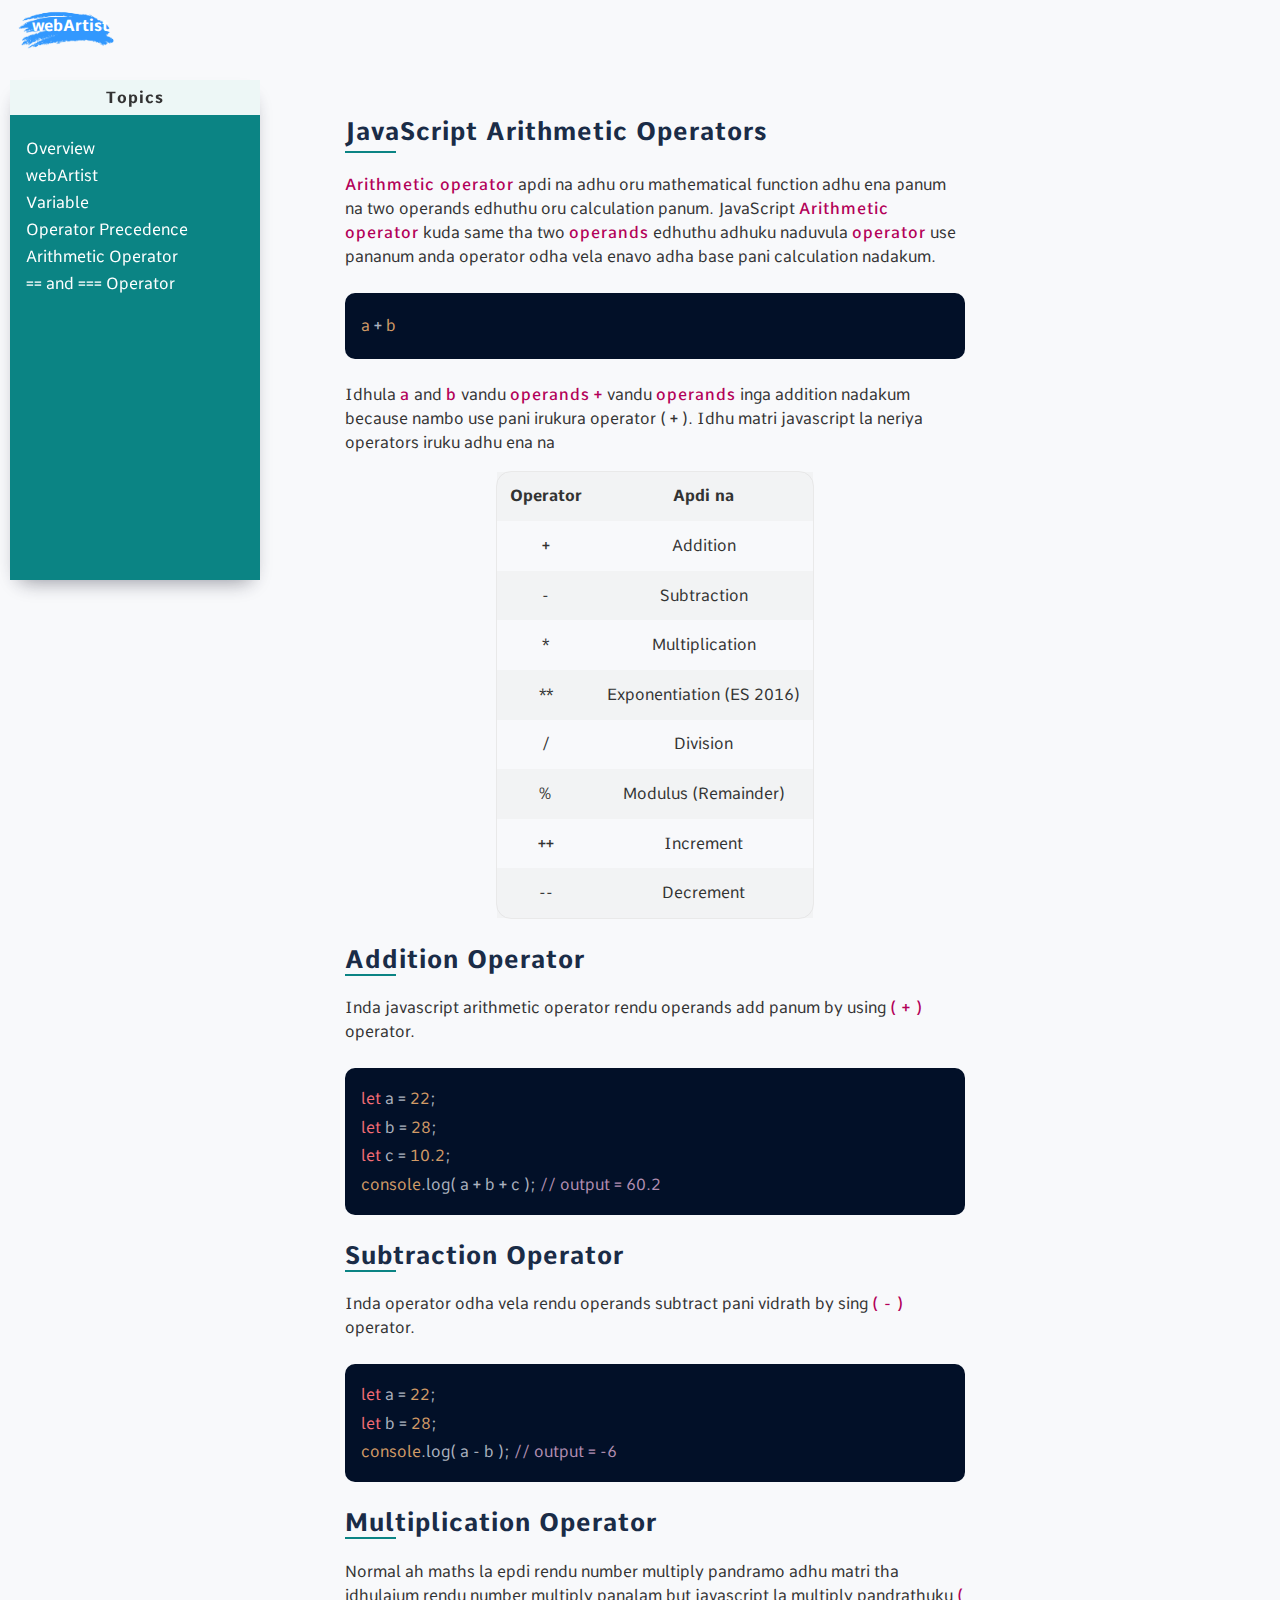
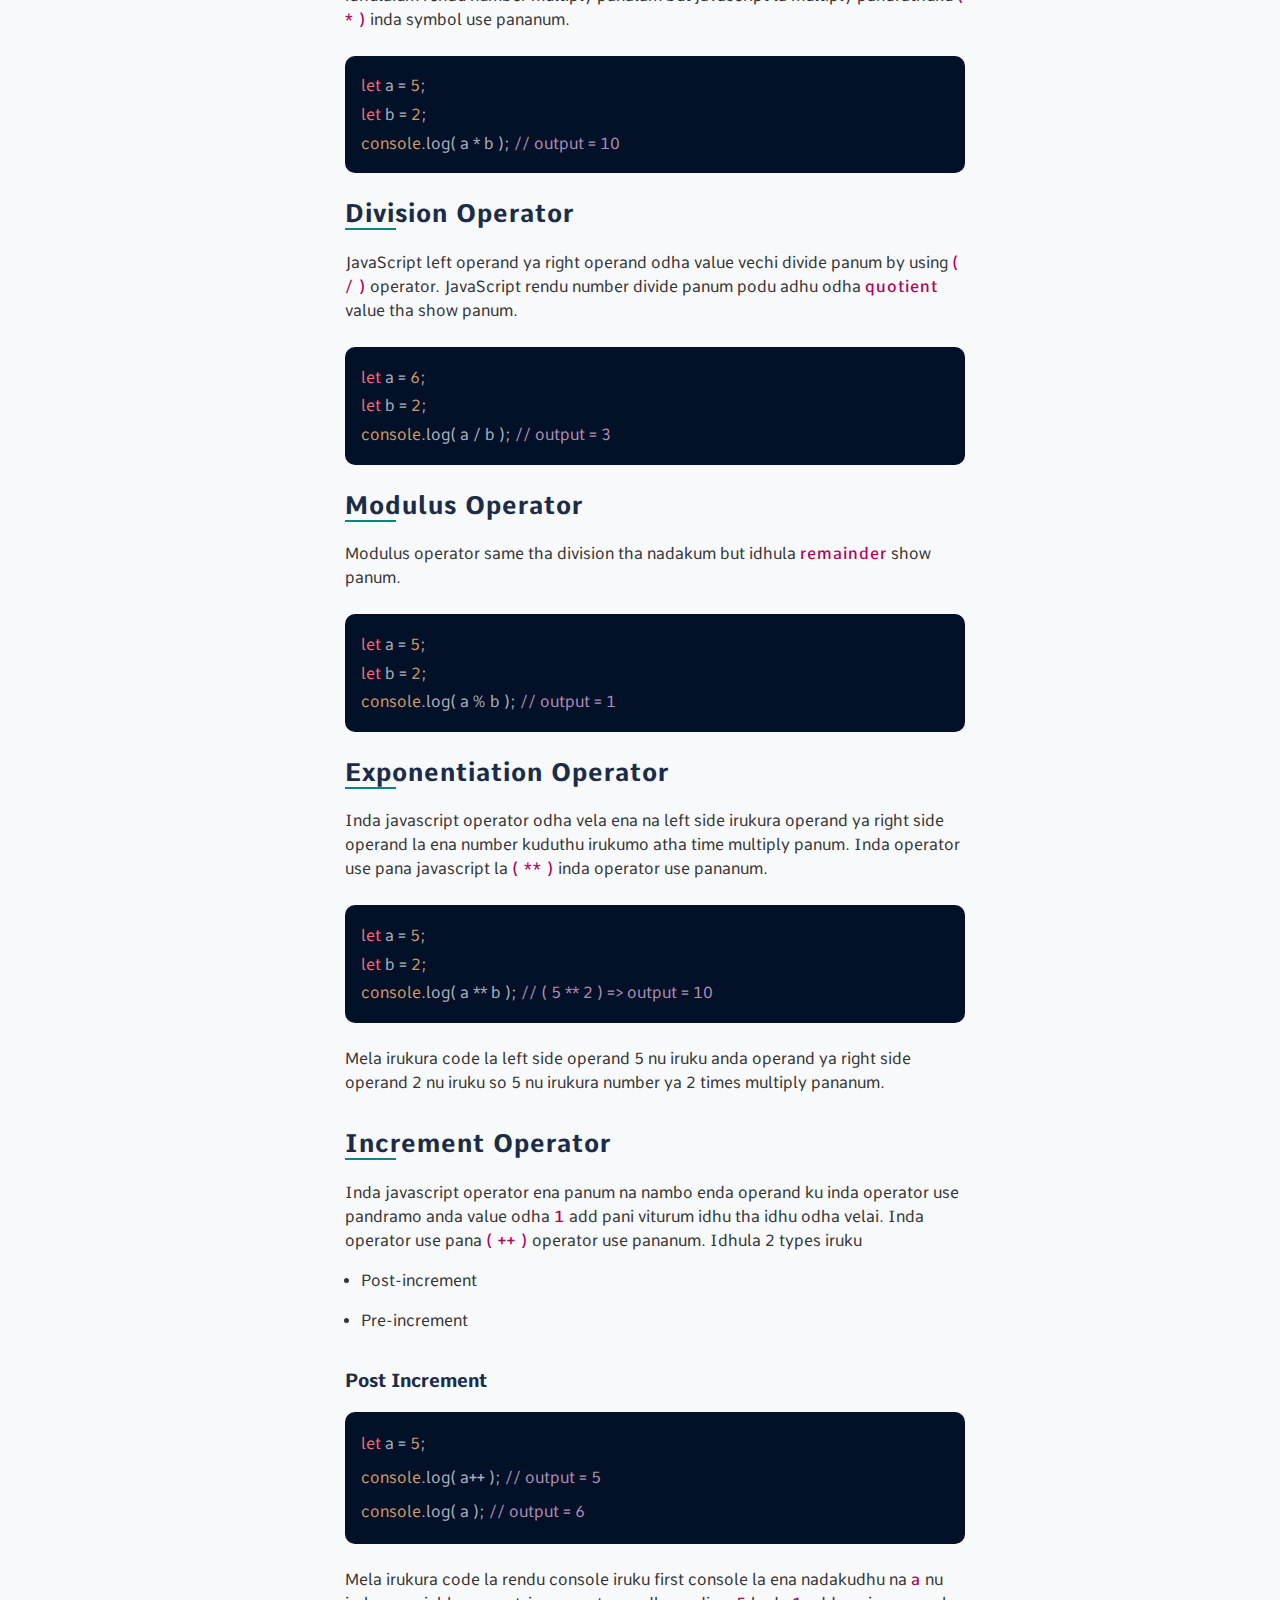
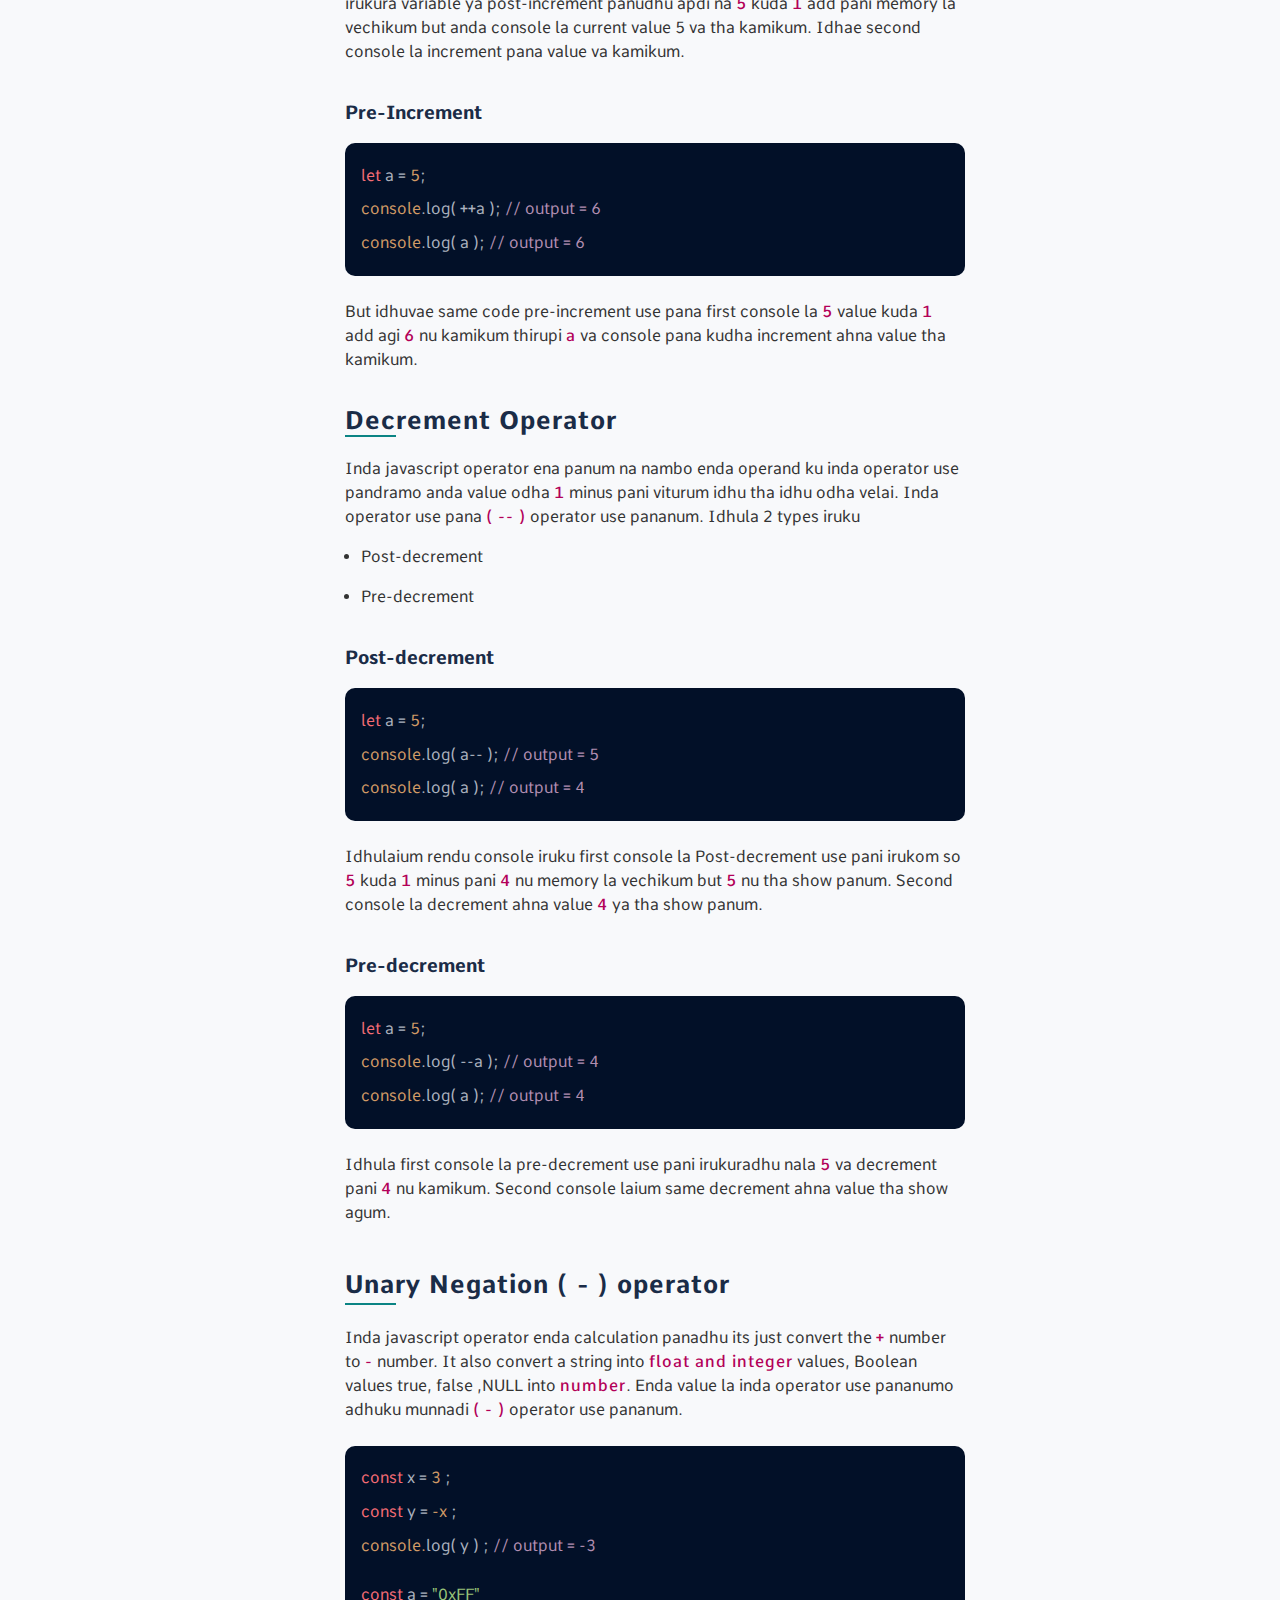
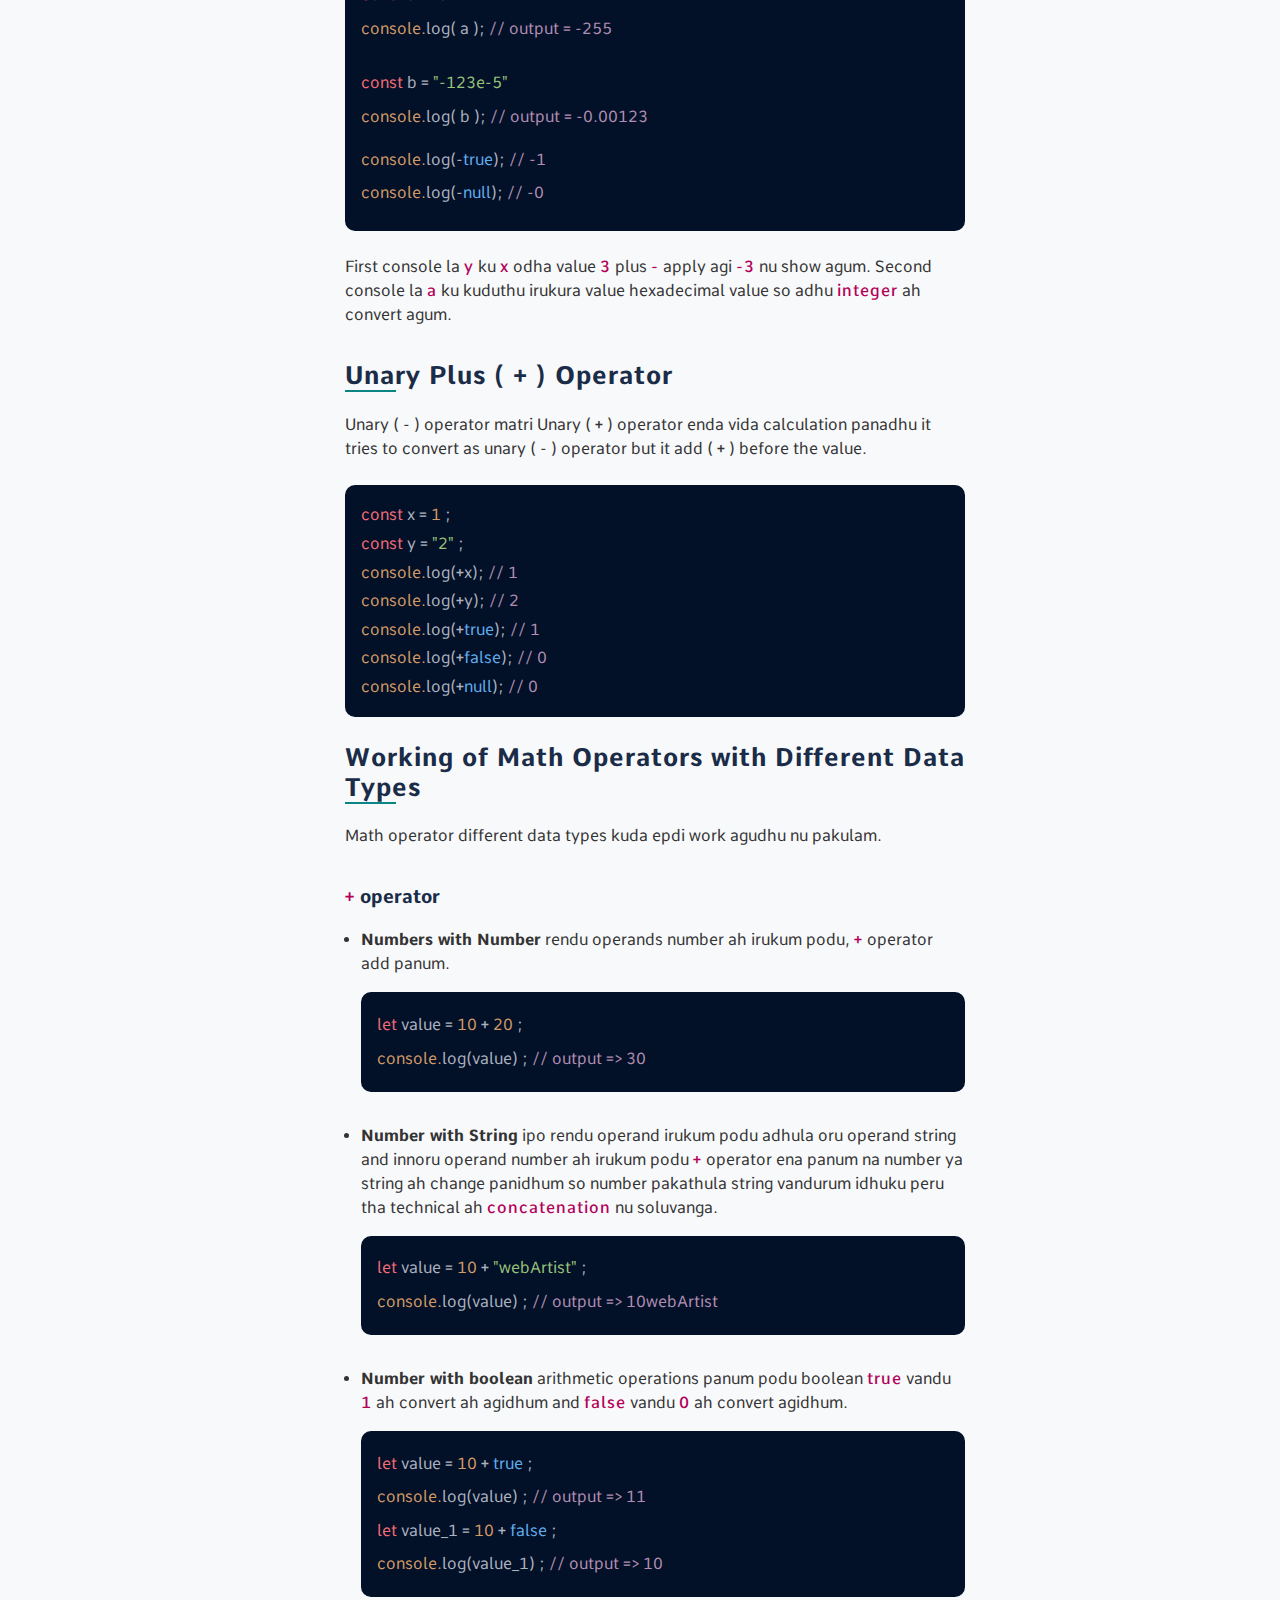
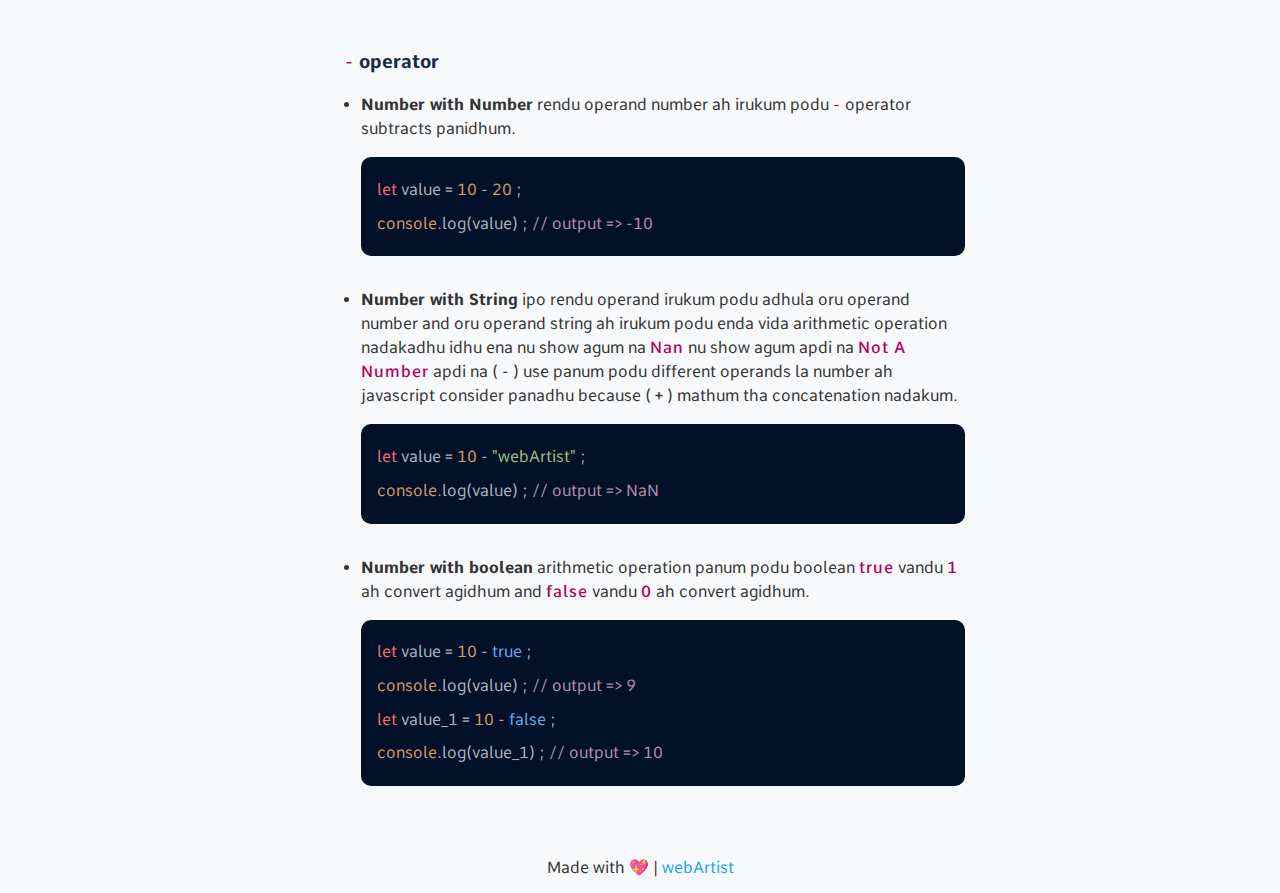
<file: Arithmetic_Operator.html>
<!DOCTYPE html>
<html>
  <head>
    <title>Arithmetic Operator | JavaScript</title>
    <meta charset="UTF-8" />
    <meta name="viewport" content="width=device-width, initial-scale=1.0" />

    <link rel="icon" type="image/x-icon " href="./assets/images/logo.png" />

    <!-- Common css -->
    <link rel="stylesheet" type="text/css" href="./assets/commonStyle.css" />

    <!-- Code snippet css -->
    <link rel="stylesheet" href="./assets/codeSnippet.css" />

    <!-- Fontawesome CDN -->
    <link
      rel="stylesheet"
      href="https://cdnjs.cloudflare.com/ajax/libs/font-awesome/6.4.2/css/all.min.css"
    />
  </head>
  <body>
    <header>
      <div class="logo">webArtist</div>
      <div class="menu">
        <label for="menu"><i class="fa-solid fa-bars"></i></label>
      </div>
      <input type="checkbox" id="menu" />

      <aside>
        <p>Topics</p>
        <ul>
          <li><a href="./overview.html">Overview</a></li>
          <li><a href="./webArtist.html">webArtist</a></li>
          <li><a href="./variables.html">Variable</a></li>
          <li><a href="./Operator_Precedence.html">Operator Precedence</a></li>
          <li><a href="./Arithmetic_Operator.html">Arithmetic Operator</a></li>
          <li><a href="./Equal_to_Operator.html"> == and === Operator</a></li>
        </ul>
      </aside>
    </header>

    <main>
      <!-- Arithmetic Operator overview start here -->
      <section>
        <article>
          <h1>JavaScript Arithmetic Operators</h1>
          <p>
            <span class="important-words">Arithmetic operator</span> apdi na
            adhu oru mathematical function adhu ena panum na two operands
            edhuthu oru calculation panum. JavaScript
            <span class="important-words">Arithmetic operator</span> kuda same
            tha two <span class="important-words">operands</span> edhuthu adhuku
            naduvula <span class="important-words">operator</span> use pananum
            anda operator odha vela enavo adha base pani calculation nadakum.
          </p>
          <div class="code-snippet">
            <div>
              <span class="color-yellow">a</span> +
              <span class="color-yellow">b</span>
            </div>
          </div>
          <p>
            Idhula <span class="important-words">a</span> and
            <span class="important-words">b</span> vandu
            <span class="important-words">operands</span>
            <span class="important-words">+</span> vandu
            <span class="important-words">operands</span> inga addition nadakum
            because nambo use pani irukura operator ( + ). Idhu matri javascript
            la neriya operators iruku adhu ena na
          </p>
        </article>

        <!-- types of Operators -->
        <article>
          <div class="responsive-table">
            <table>
              <tr>
                <th>Operator</th>
                <th>Apdi na</th>
              </tr>
              <tr>
                <td>+</td>
                <td>Addition</td>
              </tr>
              <tr>
                <td>-</td>
                <td>Subtraction</td>
              </tr>
              <tr>
                <td>*</td>
                <td>Multiplication</td>
              </tr>
              <tr>
                <td>**</td>
                <td>Exponentiation (ES 2016)</td>
              </tr>
              <tr>
                <td>/</td>
                <td>Division</td>
              </tr>
              <tr>
                <td>%</td>
                <td>Modulus (Remainder)</td>
              </tr>
              <tr>
                <td>++</td>
                <td>Increment</td>
              </tr>
              <tr>
                <td>--</td>
                <td>Decrement</td>
              </tr>
            </table>
          </div>
        </article>
      </section>
      <!-- Arithmetic Operator overview end here -->

      <!-- Addition Operator start here -->
      <section>
        <h2>Addition Operator</h2>
        <p>
          Inda javascript arithmetic operator rendu operands add panum by using
          <span class="important-words">( + )</span> operator.
        </p>
        <div class="code-snippet">
          <div>
            <span class="tag-color">let</span> a =
            <span class="color-yellow"> 22</span>;
          </div>
          <div>
            <span class="tag-color">let</span> b =
            <span class="color-yellow"> 28</span>;
          </div>
          <div>
            <span class="tag-color">let</span> c =
            <span class="color-yellow"> 10.2</span>;
          </div>
          <div>
            <span class="color-yellow">console</span>.log( a + b + c );
            <span class="html-comment">// output = 60.2</span>
          </div>
        </div>
      </section>
      <!-- Addition Operator end here -->

      <!-- Subtraction Operator start here -->
      <section>
        <h2>Subtraction Operator</h2>
        <p>
          Inda operator odha vela rendu operands subtract pani vidrath by sing
          <span class="important-words">( - )</span> operator.
        </p>
        <div class="code-snippet">
          <div>
            <span class="tag-color">let</span> a =
            <span class="color-yellow"> 22</span>;
          </div>
          <div>
            <span class="tag-color">let</span> b =
            <span class="color-yellow"> 28</span>;
          </div>
          <div>
            <span class="color-yellow">console</span>.log( a - b );
            <span class="html-comment">// output = -6</span>
          </div>
        </div>
      </section>
      <!-- Subtraction Operator end here -->

      <!-- Multiplication Operator start here -->
      <section>
        <h2>Multiplication Operator</h2>
        <p>
          Normal ah maths la epdi rendu number multiply pandramo adhu matri tha
          idhulaium rendu number multiply panalam but javascript la multiply
          pandrathuku <span class="important-words">( * )</span> inda symbol use
          pananum.
        </p>
        <div class="code-snippet">
          <div>
            <span class="tag-color">let</span> a =
            <span class="color-yellow"> 5</span>;
          </div>
          <div>
            <span class="tag-color">let</span> b =
            <span class="color-yellow"> 2</span>;
          </div>
          <div>
            <span class="color-yellow">console</span>.log( a * b );
            <span class="html-comment">// output = 10</span>
          </div>
        </div>
      </section>
      <!-- Multiplication Operator end here -->

      <!-- Division Operator start here -->
      <section>
        <h2>Division Operator</h2>
        <p>
          JavaScript left operand ya right operand odha value vechi divide panum
          by using <span class="important-words">( / )</span> operator.
          JavaScript rendu number divide panum podu adhu odha
          <span class="important-words">quotient</span> value tha show panum.
        </p>
        <div class="code-snippet">
          <div>
            <span class="tag-color">let</span> a =
            <span class="color-yellow"> 6</span>;
          </div>
          <div>
            <span class="tag-color">let</span> b =
            <span class="color-yellow"> 2</span>;
          </div>
          <div>
            <span class="color-yellow">console</span>.log( a / b );
            <span class="html-comment">// output = 3</span>
          </div>
        </div>
      </section>
      <!-- Division Operator end here -->

      <!-- Modulus Operator start here -->
      <section>
        <h2>Modulus Operator</h2>
        <p>
          Modulus operator same tha division tha nadakum but idhula
          <span class="important-words">remainder</span> show panum.
        </p>
        <div class="code-snippet">
          <div>
            <span class="tag-color">let</span> a =
            <span class="color-yellow"> 5</span>;
          </div>
          <div>
            <span class="tag-color">let</span> b =
            <span class="color-yellow"> 2</span>;
          </div>
          <div>
            <span class="color-yellow">console</span>.log( a % b );
            <span class="html-comment">// output = 1</span>
          </div>
        </div>
      </section>
      <!-- Modulus Operator end here -->

      <!-- Exponentiation Operator start here -->
      <section>
        <h2>Exponentiation Operator</h2>
        <p>
          Inda javascript operator odha vela ena na left side irukura operand ya
          right side operand la ena number kuduthu irukumo atha time multiply
          panum. Inda operator use pana javascript la
          <span class="important-words">( ** )</span> inda operator use pananum.
        </p>
        <div class="code-snippet">
          <div>
            <span class="tag-color">let</span> a =
            <span class="color-yellow"> 5</span>;
          </div>
          <div>
            <span class="tag-color">let</span> b =
            <span class="color-yellow"> 2</span>;
          </div>
          <div>
            <span class="color-yellow">console</span>.log( a ** b );
            <span class="html-comment">// ( 5 ** 2 ) => output = 10</span>
          </div>
        </div>
        <p>
          Mela irukura code la left side operand 5 nu iruku anda operand ya
          right side operand 2 nu iruku so 5 nu irukura number ya 2 times
          multiply pananum.
        </p>
      </section>
      <!-- Exponentiation Operator end here -->

      <!-- Increment Operator start here -->
      <section>
        <h2>Increment Operator</h2>
        <p>
          Inda javascript operator ena panum na nambo enda operand ku inda
          operator use pandramo anda value odha
          <span class="important-words">1</span> add pani viturum idhu tha idhu
          odha velai. Inda operator use pana
          <span class="important-words">( ++ )</span> operator use pananum.
          Idhula 2 types iruku
        </p>
        <ul>
          <li>Post-increment</li>
          <li>Pre-increment</li>
        </ul>
        <article>
          <h3>Post Increment</h3>
          <div class="code-snippet">
            <div>
              <span class="tag-color">let</span> a =
              <span class="color-yellow"> 5</span>;
            </div>
            <div>
              <span class="color-yellow">console</span>.log( a++ );
              <span class="html-comment">// output = 5</span>
            </div>
            <div>
              <span class="color-yellow">console</span>.log( a );
              <span class="html-comment">// output = 6</span>
            </div>
          </div>
          <p>
            Mela irukura code la rendu console iruku first console la ena
            nadakudhu na <span class="important-words">a</span> nu irukura
            variable ya post-increment panudhu apdi na
            <span class="important-words">5</span> kuda
            <span class="important-words">1</span> add pani memory la vechikum
            but anda console la current value 5 va tha kamikum. Idhae second
            console la increment pana value va kamikum.
          </p>
        </article>
        <article>
          <h3>Pre-Increment</h3>
          <div class="code-snippet">
            <div>
              <span class="tag-color">let</span> a =
              <span class="color-yellow"> 5</span>;
            </div>
            <div>
              <span class="color-yellow">console</span>.log( ++a );
              <span class="html-comment">// output = 6</span>
            </div>
            <div>
              <span class="color-yellow">console</span>.log( a );
              <span class="html-comment">// output = 6</span>
            </div>
          </div>
          <p>
            But idhuvae same code pre-increment use pana first console la
            <span class="important-words">5</span> value kuda
            <span class="important-words">1</span> add agi
            <span class="important-words">6</span> nu kamikum thirupi
            <span class="important-words">a</span> va console pana kudha
            increment ahna value tha kamikum.
          </p>
        </article>
      </section>
      <!-- Increment Operator end here -->

      <!-- Decrement Operator start here -->
      <section>
        <h2>Decrement Operator</h2>
        <p>
          Inda javascript operator ena panum na nambo enda operand ku inda
          operator use pandramo anda value odha
          <span class="important-words">1</span> minus pani viturum idhu tha
          idhu odha velai. Inda operator use pana
          <span class="important-words">( -- )</span> operator use pananum.
          Idhula 2 types iruku
        </p>
        <ul>
          <li>Post-decrement</li>
          <li>Pre-decrement</li>
        </ul>
        <article>
          <h3>Post-decrement</h3>
          <div class="code-snippet">
            <div>
              <span class="tag-color">let</span> a =
              <span class="color-yellow"> 5</span>;
            </div>
            <div>
              <span class="color-yellow">console</span>.log( a-- );
              <span class="html-comment">// output = 5</span>
            </div>
            <div>
              <span class="color-yellow">console</span>.log( a );
              <span class="html-comment">// output = 4</span>
            </div>
          </div>
          <p>
            Idhulaium rendu console iruku first console la Post-decrement use
            pani irukom so <span class="important-words">5</span> kuda
            <span class="important-words">1</span> minus pani
            <span class="important-words">4</span> nu memory la vechikum but
            <span class="important-words">5</span> nu tha show panum. Second
            console la decrement ahna value
            <span class="important-words">4</span> ya tha show panum.
          </p>
        </article>
        <article>
          <h3>Pre-decrement</h3>
          <div class="code-snippet">
            <div>
              <span class="tag-color">let</span> a =
              <span class="color-yellow"> 5</span>;
            </div>
            <div>
              <span class="color-yellow">console</span>.log( --a );
              <span class="html-comment">// output = 4</span>
            </div>
            <div>
              <span class="color-yellow">console</span>.log( a );
              <span class="html-comment">// output = 4</span>
            </div>
          </div>
          <p>
            Idhula first console la pre-decrement use pani irukuradhu nala
            <span class="important-words">5</span> va decrement pani
            <span class="important-words">4</span> nu kamikum. Second console
            laium same decrement ahna value tha show agum.
          </p>
        </article>
      </section>
      <!-- Decrement Operator end here -->

      <!-- Unary Operator ( - ) start here -->
      <section>
        <article>
          <h2>Unary Negation ( - ) operator</h2>
          <p>
            Inda javascript operator enda calculation panadhu its just convert
            the <span class="important-words">+</span> number to
            <span class="important-words">-</span> number. It also convert a
            string into
            <span class="important-words">float and integer</span> values,
            Boolean values true, false ,NULL into
            <span class="important-words">number</span>. Enda value la inda
            operator use pananumo adhuku munnadi
            <span class="important-words">( - )</span> operator use pananum.
          </p>
          <div class="code-snippet">
            <div>
              <span class="tag-color">const</span> x =
              <span class="color-yellow">3</span> ;
            </div>
            <div>
              <span class="tag-color">const</span> y =
              <span class="color-yellow">-x</span> ;
            </div>
            <div>
              <span class="color-yellow">console.</span>log( y ) ;
              <span class="html-comment">// output = -3</span>
            </div>
            <div class="code-spacing">
              <div>
                <span class="tag-color">const</span> a =
                <span class="color-green">"0xFF"</span>
              </div>
              <div>
                <span class="color-yellow">console.</span>log( a );
                <span class="html-comment">// output = -255</span>
              </div>
            </div>
            <div class="code-spacing">
              <div>
                <span class="tag-color">const</span> b =
                <span class="color-green">"-123e-5"</span>
              </div>
              <div>
                <span class="color-yellow">console.</span>log( b );
                <span class="html-comment">// output = -0.00123</span>
              </div>
            </div>
            <div>
              <div>
                <span class="color-yellow">console.</span>log(-<span
                  class="doctype"
                  >true</span
                >); <span class="html-comment">// -1</span>
              </div>
              <div>
                <span class="color-yellow">console.</span>log(-<span
                  class="doctype"
                  >null</span
                >); <span class="html-comment">// -0</span>
              </div>
            </div>
          </div>
          <p>
            First console la <span class="important-words">y</span> ku
            <span class="important-words">x</span> odha value
            <span class="important-words">3</span> plus
            <span class="important-words">-</span> apply agi
            <span class="important-words">-3</span> nu show agum. Second console
            la <span class="important-words">a</span> ku kuduthu irukura value
            hexadecimal value so adhu
            <span class="important-words">integer</span> ah convert agum.
          </p>
        </article>
      </section>
      <!-- Unary Operator ( - ) end here -->

      <!-- Unary Operator ( + ) start here -->
      <section>
        <h2>Unary Plus ( + ) Operator</h2>
        <p>
          Unary ( - ) operator matri Unary ( + ) operator enda vida calculation
          panadhu it tries to convert as unary ( - ) operator but it add ( + )
          before the value.
        </p>
        <div class="code-snippet">
          <div>
            <span class="tag-color">const</span> x =
            <span class="color-yellow">1</span> ;
          </div>
          <div>
            <span class="tag-color">const</span> y =
            <span class="color-green">"2"</span> ;
          </div>
          <div>
            <span class="color-yellow">console.</span>log(+x);
            <span class="html-comment">// 1</span>
          </div>
          <div>
            <span class="color-yellow">console.</span>log(+y);
            <span class="html-comment">// 2</span>
          </div>
          <div>
            <span class="color-yellow">console.</span>log(+<span class="doctype"
              >true</span
            >); <span class="html-comment">// 1</span>
          </div>
          <div>
            <span class="color-yellow">console.</span>log(+<span class="doctype"
              >false</span
            >); <span class="html-comment">// 0</span>
          </div>
          <div>
            <span class="color-yellow">console.</span>log(+<span class="doctype"
              >null</span
            >); <span class="html-comment">// 0</span>
          </div>
        </div>
      </section>
      <!-- Unary Operator ( + ) end here -->

      <!-- Working with different datatypes start here -->
      <section>
        <h2>Working of Math Operators with Different Data Types</h2>
        <p>
          Math operator different data types kuda epdi work agudhu nu pakulam.
        </p>
        <article>
          <h3>
            <span class="important-words">+</span> operator
          </h3>
          <ul>
            <li>
              <b>Numbers with Number</b> rendu operands number ah irukum podu,
              <span class="important-words">+</span> operator add panum.
              <div class="code-snippet">
                <div>
                  <span class="tag-color">let</span> value =
                  <span class="color-yellow">10</span> +
                  <span class="color-yellow">20</span> ;
                </div>
                <div>
                  <span class="color-yellow">console.</span>log(value) ;
                  <span class="html-comment">// output => 30</span>
                </div>
              </div>
            </li>
            <li>
              <b>Number with String</b> ipo rendu operand irukum podu adhula oru
              operand string and innoru operand number ah irukum podu
              <span class="important-words">+</span> operator ena panum na
              number ya string ah change panidhum so number pakathula string
              vandurum idhuku peru tha technical ah
              <span class="important-words">concatenation</span> nu soluvanga.
              <div class="code-snippet">
                <div>
                  <span class="tag-color">let</span> value =
                  <span class="color-yellow">10</span> +
                  <span class="color-green">"webArtist"</span> ;
                </div>
                <div>
                  <span class="color-yellow">console.</span>log(value) ;
                  <span class="html-comment">// output => 10webArtist</span>
                </div>
              </div>
            </li>
            <li>
              <b>Number with boolean</b> arithmetic operations panum podu
              boolean <span class="important-words">true</span> vandu
              <span class="important-words">1</span> ah convert ah agidhum and
              <span class="important-words">false</span> vandu
              <span class="important-words">0</span> ah convert agidhum.
              <div class="code-snippet">
                <div>
                  <span class="tag-color">let</span> value =
                  <span class="color-yellow">10</span> +
                  <span class="doctype">true</span> ;
                </div>
                <div>
                  <span class="color-yellow">console.</span>log(value) ;
                  <span class="html-comment">// output => 11</span>
                </div>
                <div>
                  <span class="tag-color">let</span> value_1 =
                  <span class="color-yellow">10</span> +
                  <span class="doctype">false</span> ;
                </div>
                <div>
                  <span class="color-yellow">console.</span>log(value_1) ;
                  <span class="html-comment">// output => 10</span>
                </div>
              </div>
            </li>
          </ul>
        </article>
        <article>
            <h3><span class="important-words">-</span> operator</h3>
            <ul>
              <li><b>Number with Number</b> rendu operand number ah irukum podu <span class="important-words">-</span> operator subtracts panidhum.
              <div class="code-snippet">
                <div><span class="tag-color">let</span> value = <span class="color-yellow">10</span> - <span class="color-yellow">20</span> ;</div>
                <div><span class="color-yellow">console.</span>log(value) ; <span class="html-comment">// output => -10</span></div>
              </div>
            </li>
            <li><b>Number with String</b>  ipo rendu operand irukum podu adhula oru operand number and oru operand string ah irukum podu enda vida arithmetic operation nadakadhu idhu ena nu show agum na <span class="important-words">Nan</span> nu show agum apdi na <span class="important-words">Not A Number</span> apdi na ( - ) use panum podu different operands la number ah javascript consider panadhu because ( + ) mathum tha concatenation nadakum.
              <div class="code-snippet">
                <div>
                  <span class="tag-color">let</span> value =
                  <span class="color-yellow">10</span> -
                  <span class="color-green">"webArtist"</span> ;
                </div>
                <div>
                  <span class="color-yellow">console.</span>log(value) ;
                  <span class="html-comment">// output => NaN</span>
                </div>
              </div>
            </li>
            <li>
              <b>Number with boolean</b> arithmetic operation panum podu boolean <span class="important-words">true</span> vandu <span class="important-words">1</span> ah convert agidhum and <span class="important-words">false</span> vandu <span class="important-words">0</span> ah convert agidhum. 
              <div class="code-snippet">
                <div>
                  <span class="tag-color">let</span> value =
                  <span class="color-yellow">10</span> -
                  <span class="doctype">true</span> ;
                </div>
                <div>
                  <span class="color-yellow">console.</span>log(value) ;
                  <span class="html-comment">// output => 9</span>
                </div>
                <div>
                  <span class="tag-color">let</span> value_1 =
                  <span class="color-yellow">10</span> -
                  <span class="doctype">false</span> ;
                </div>
                <div>
                  <span class="color-yellow">console.</span>log(value_1) ;
                  <span class="html-comment">// output => 10</span>
                </div>
              </div>
            </li>
            </ul>
        </article>
      </section>
      <!-- Working with different datatypes end here -->
    </main>

    <footer>
      <p>Made with 💖 | <span>webArtist</span></p>
    </footer>
  </body>
</html>
</file>
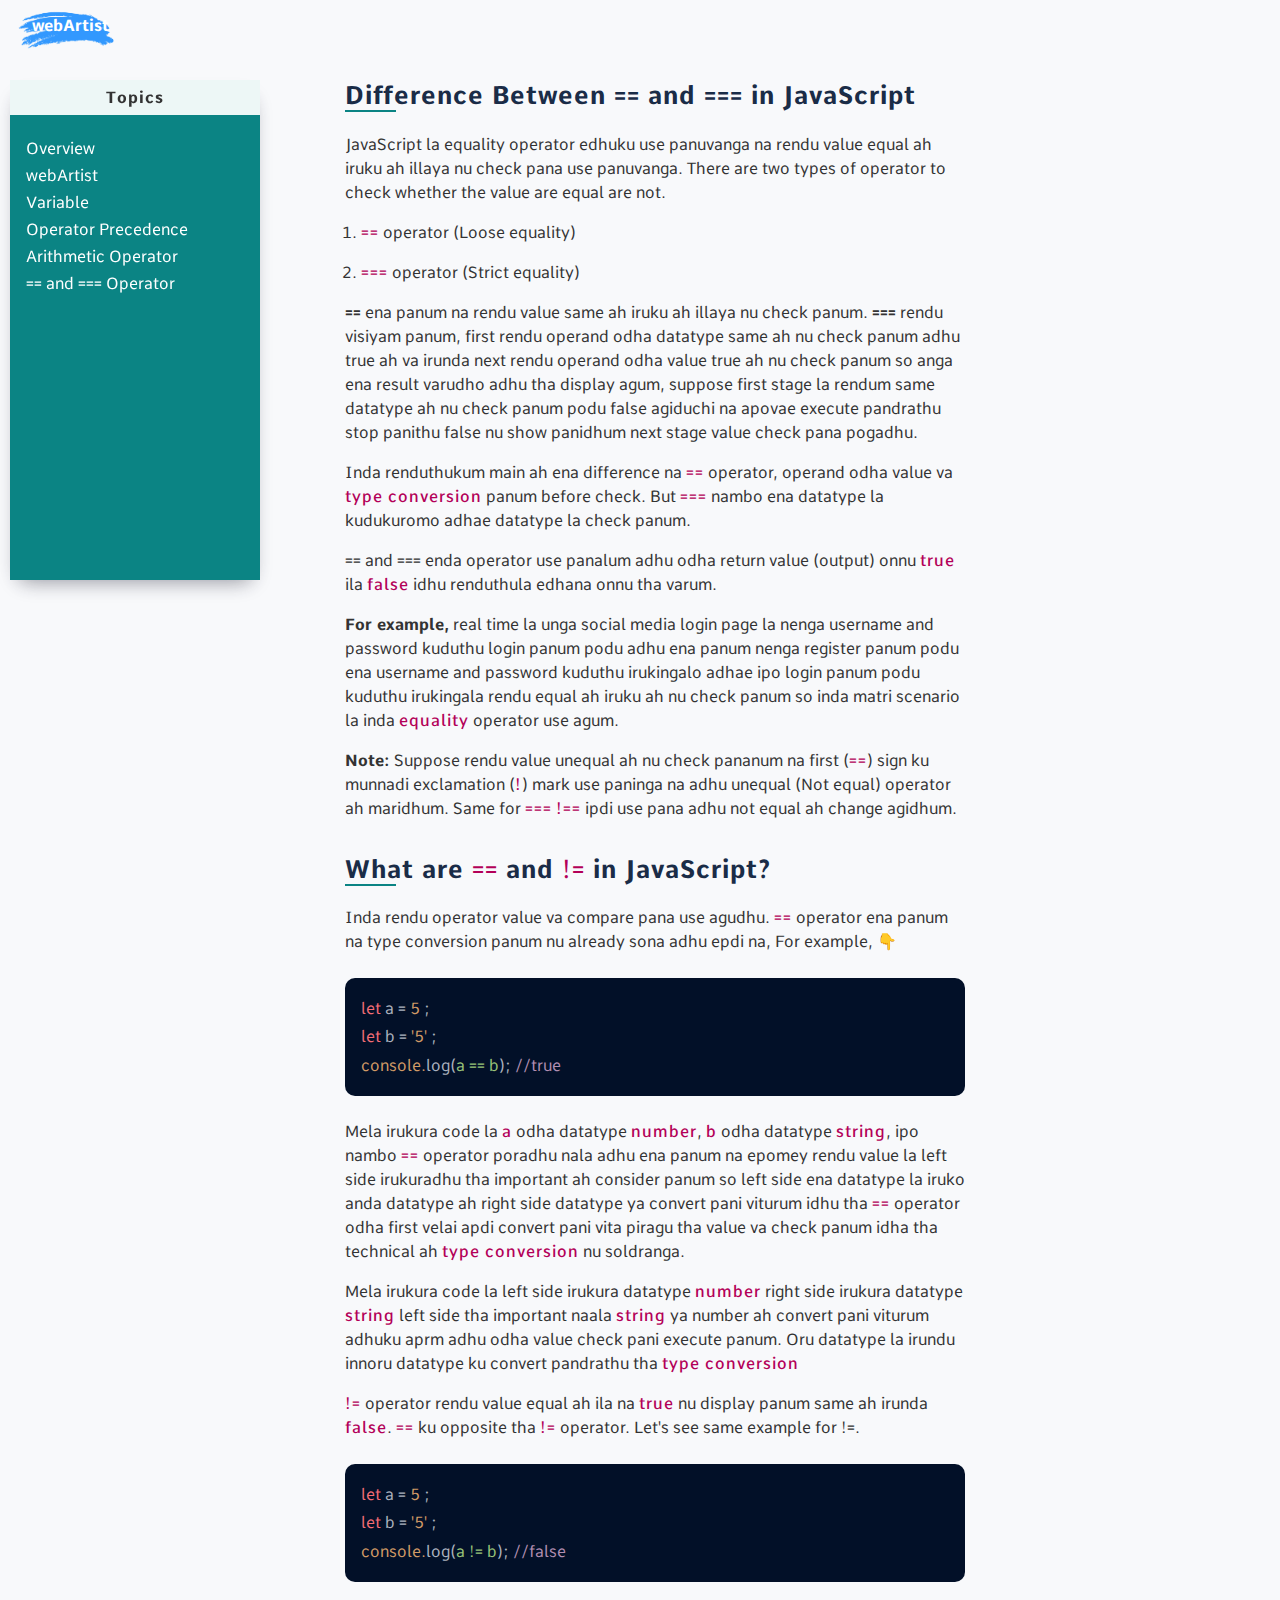
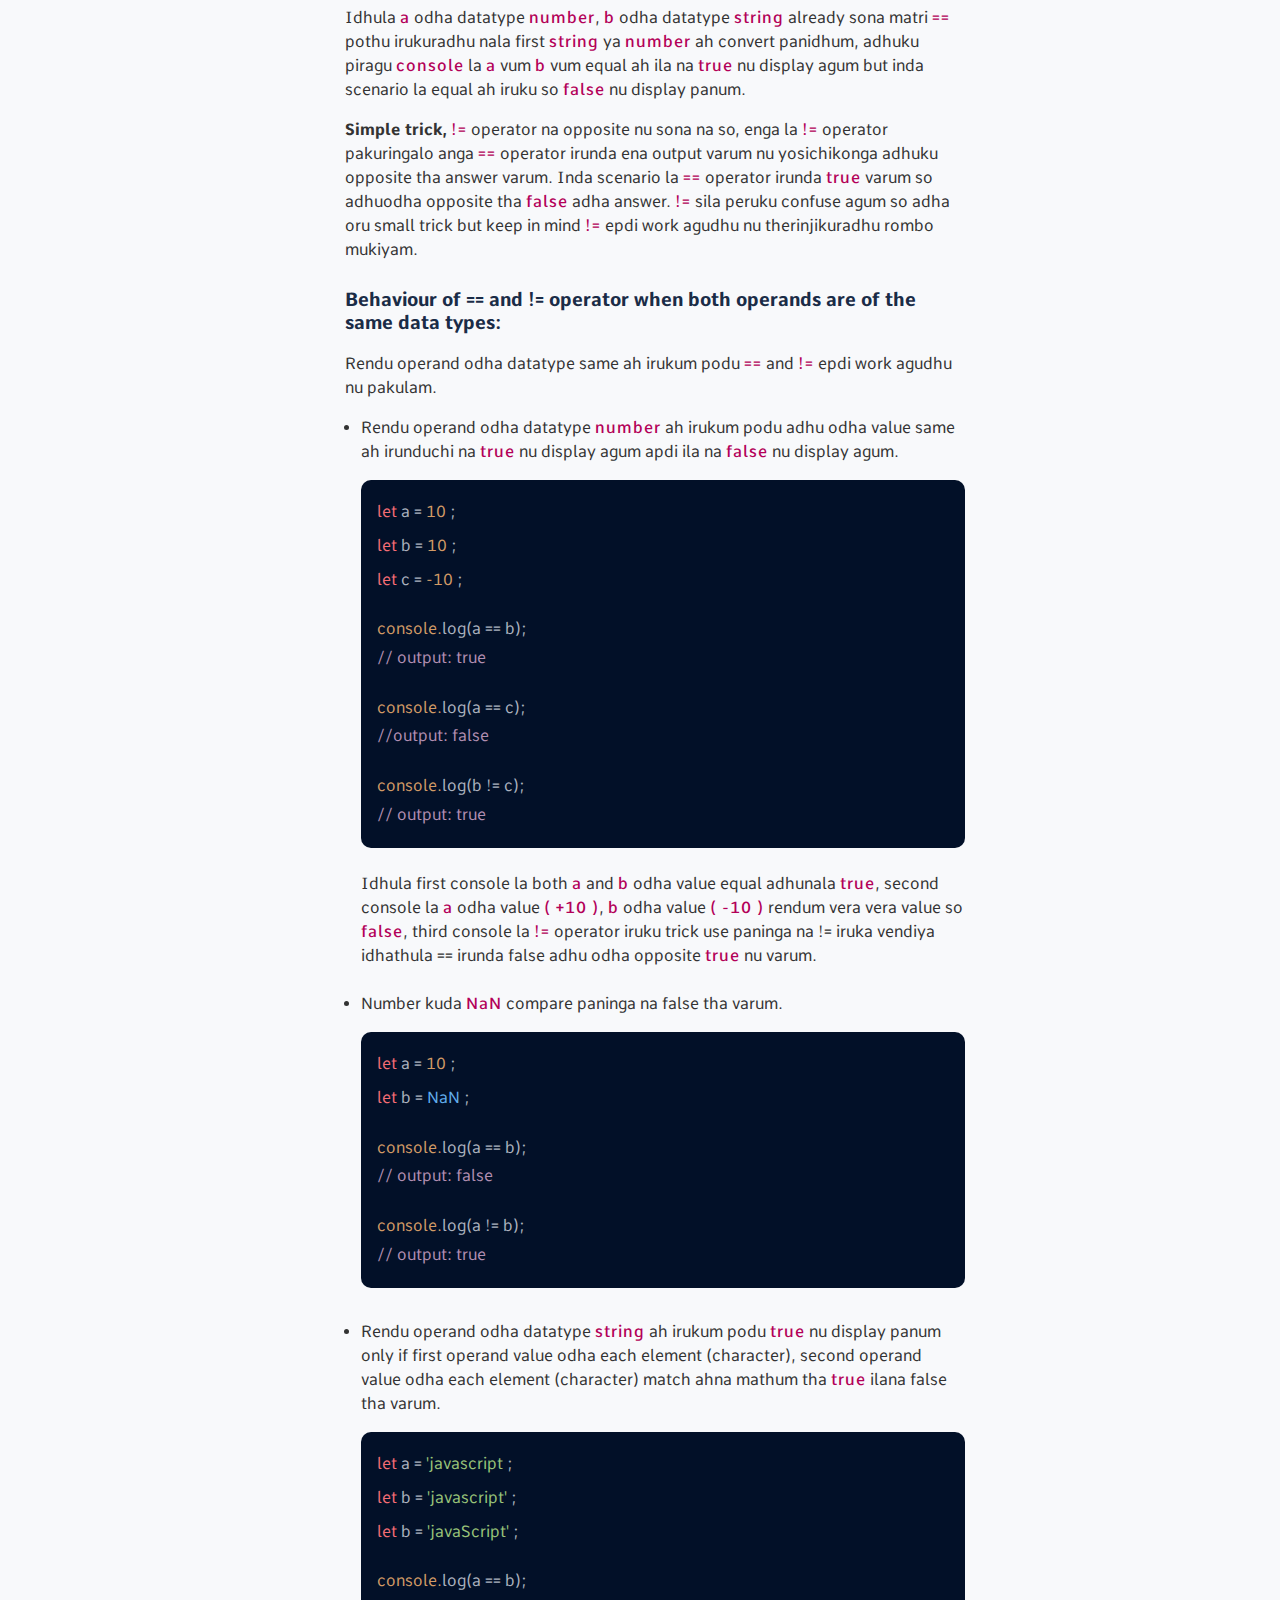
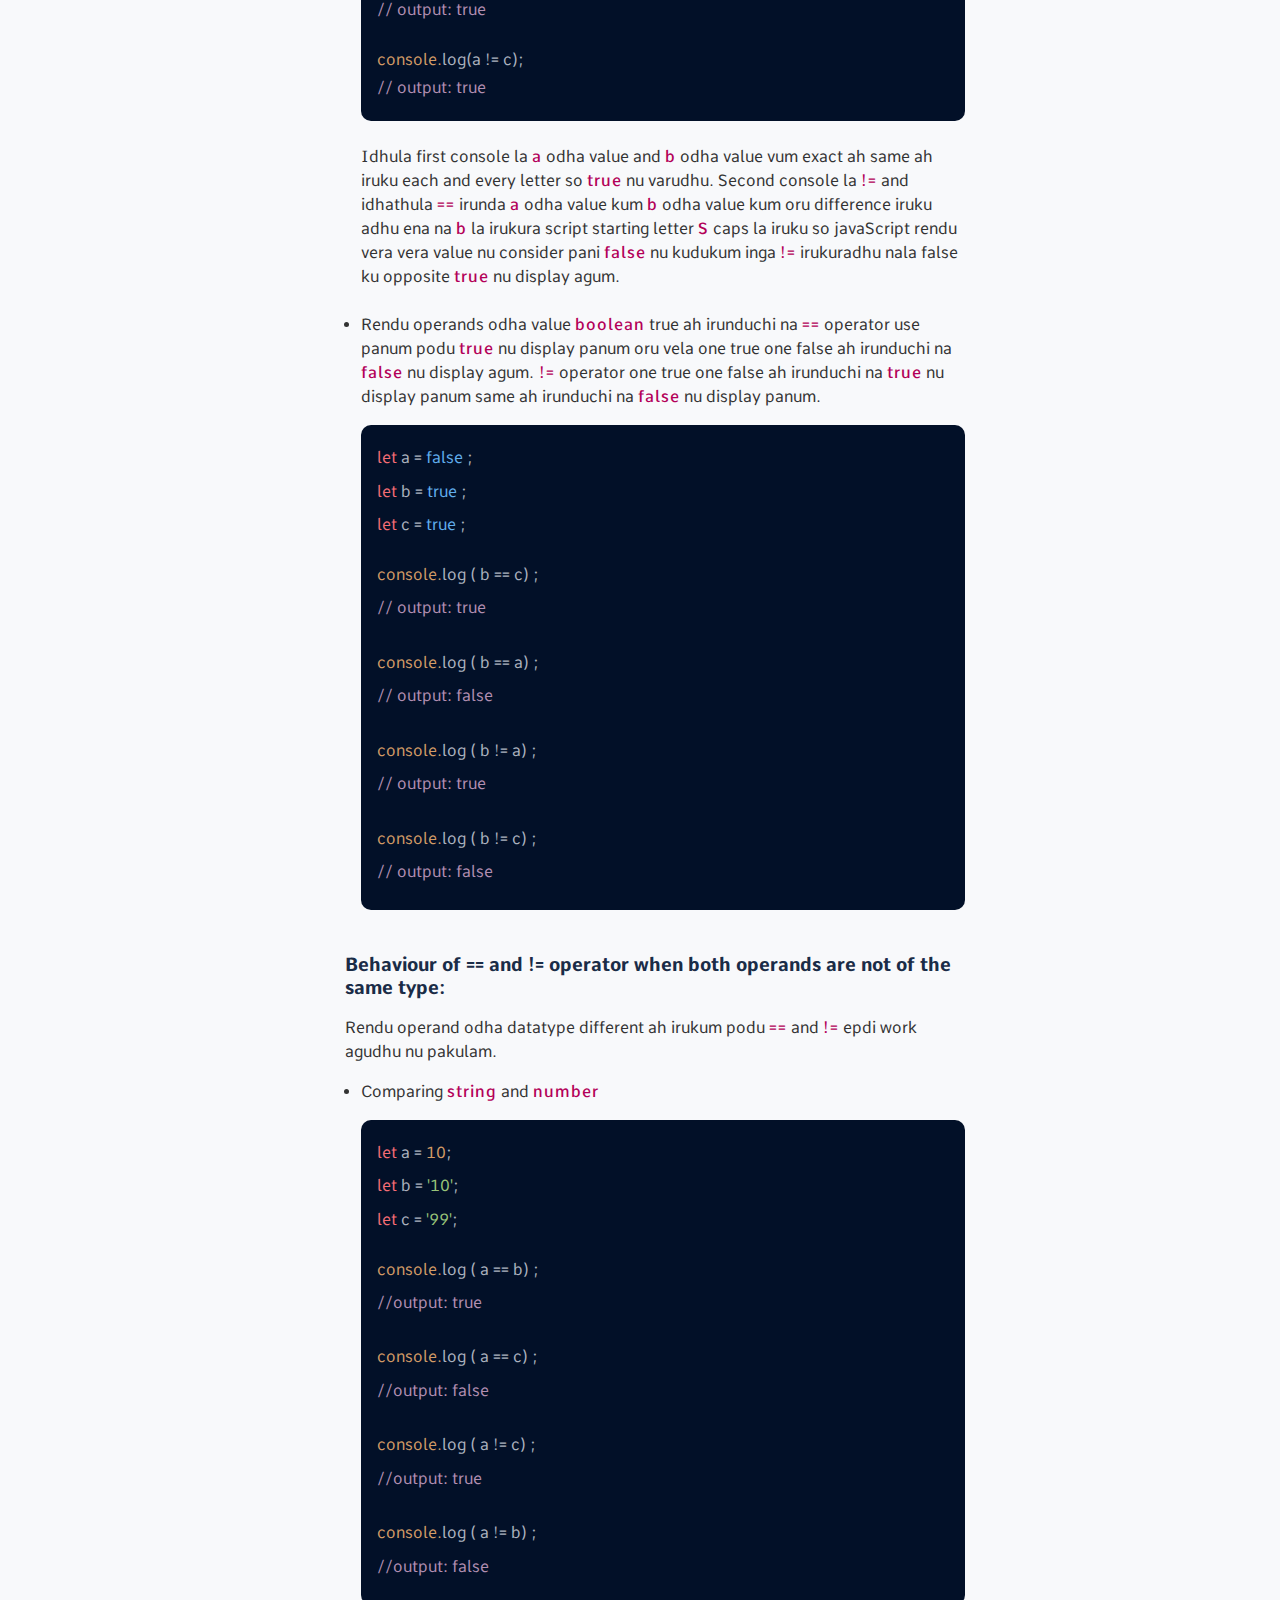
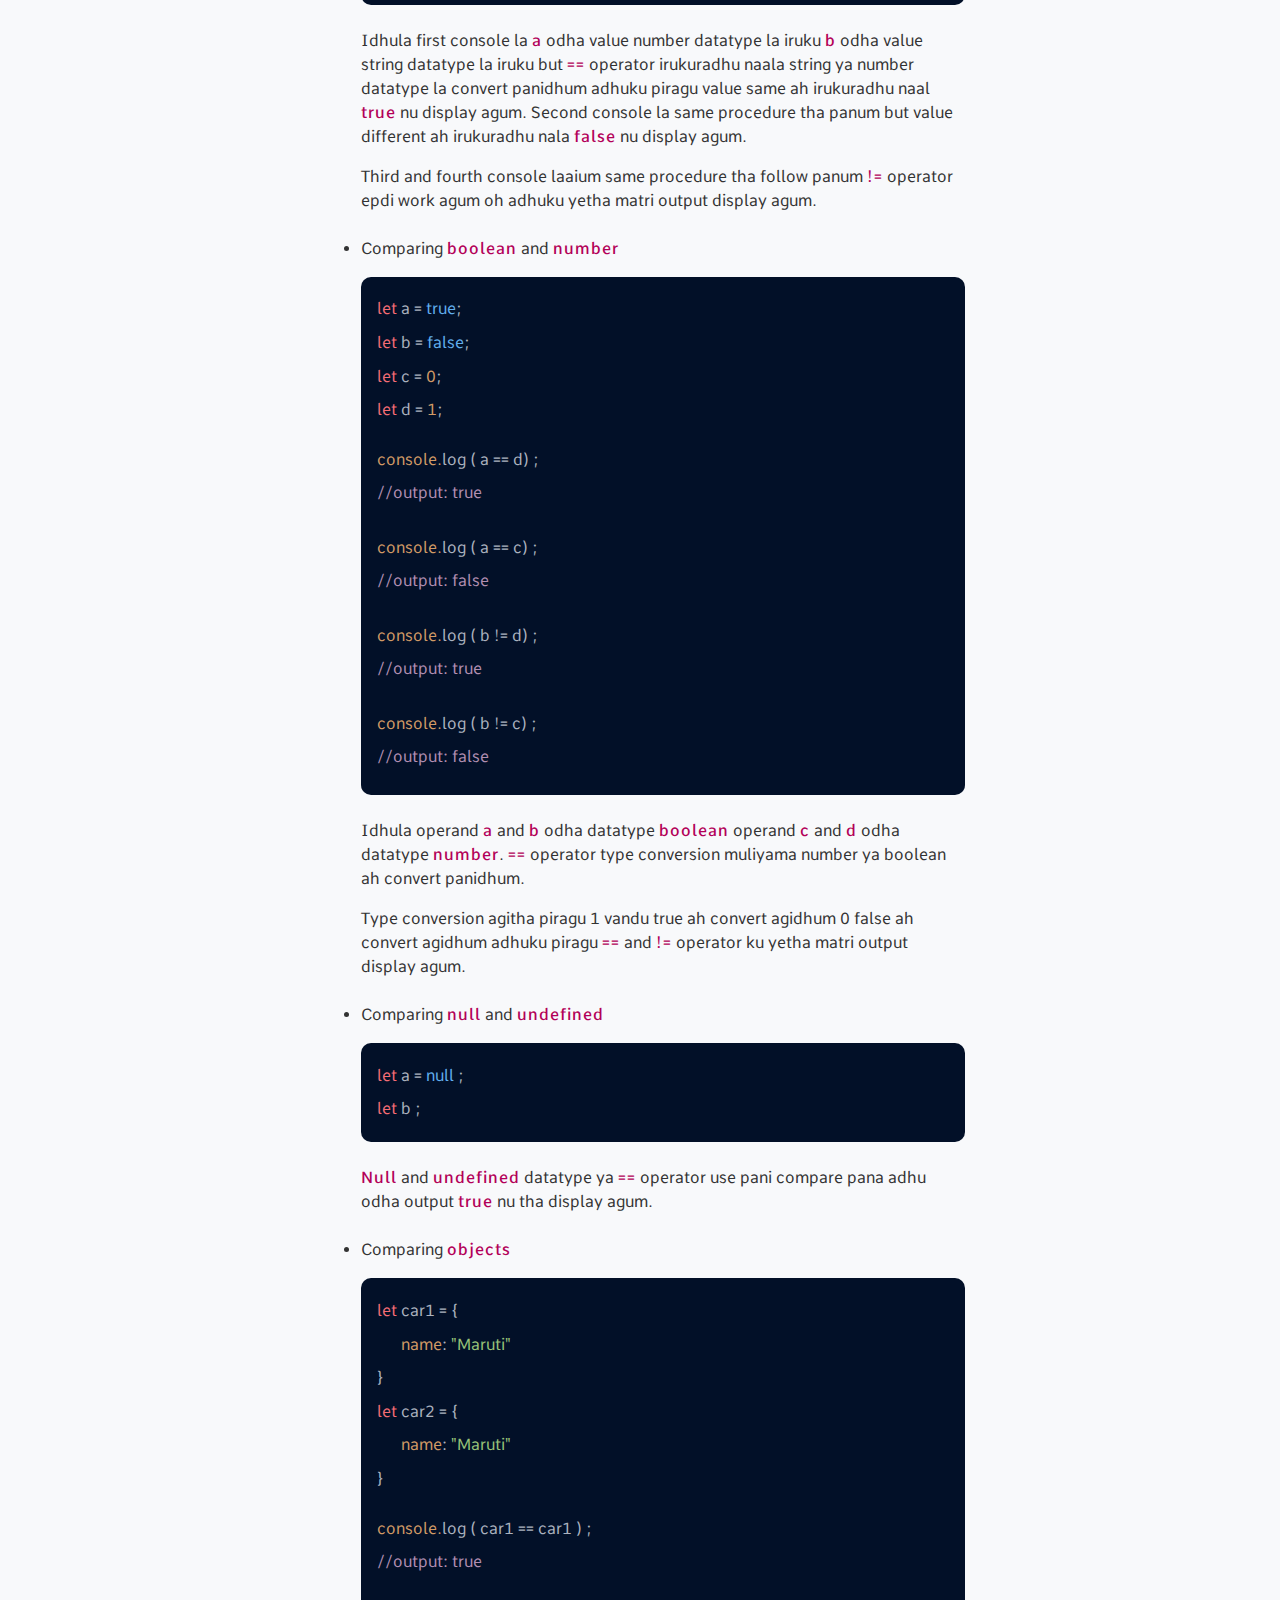
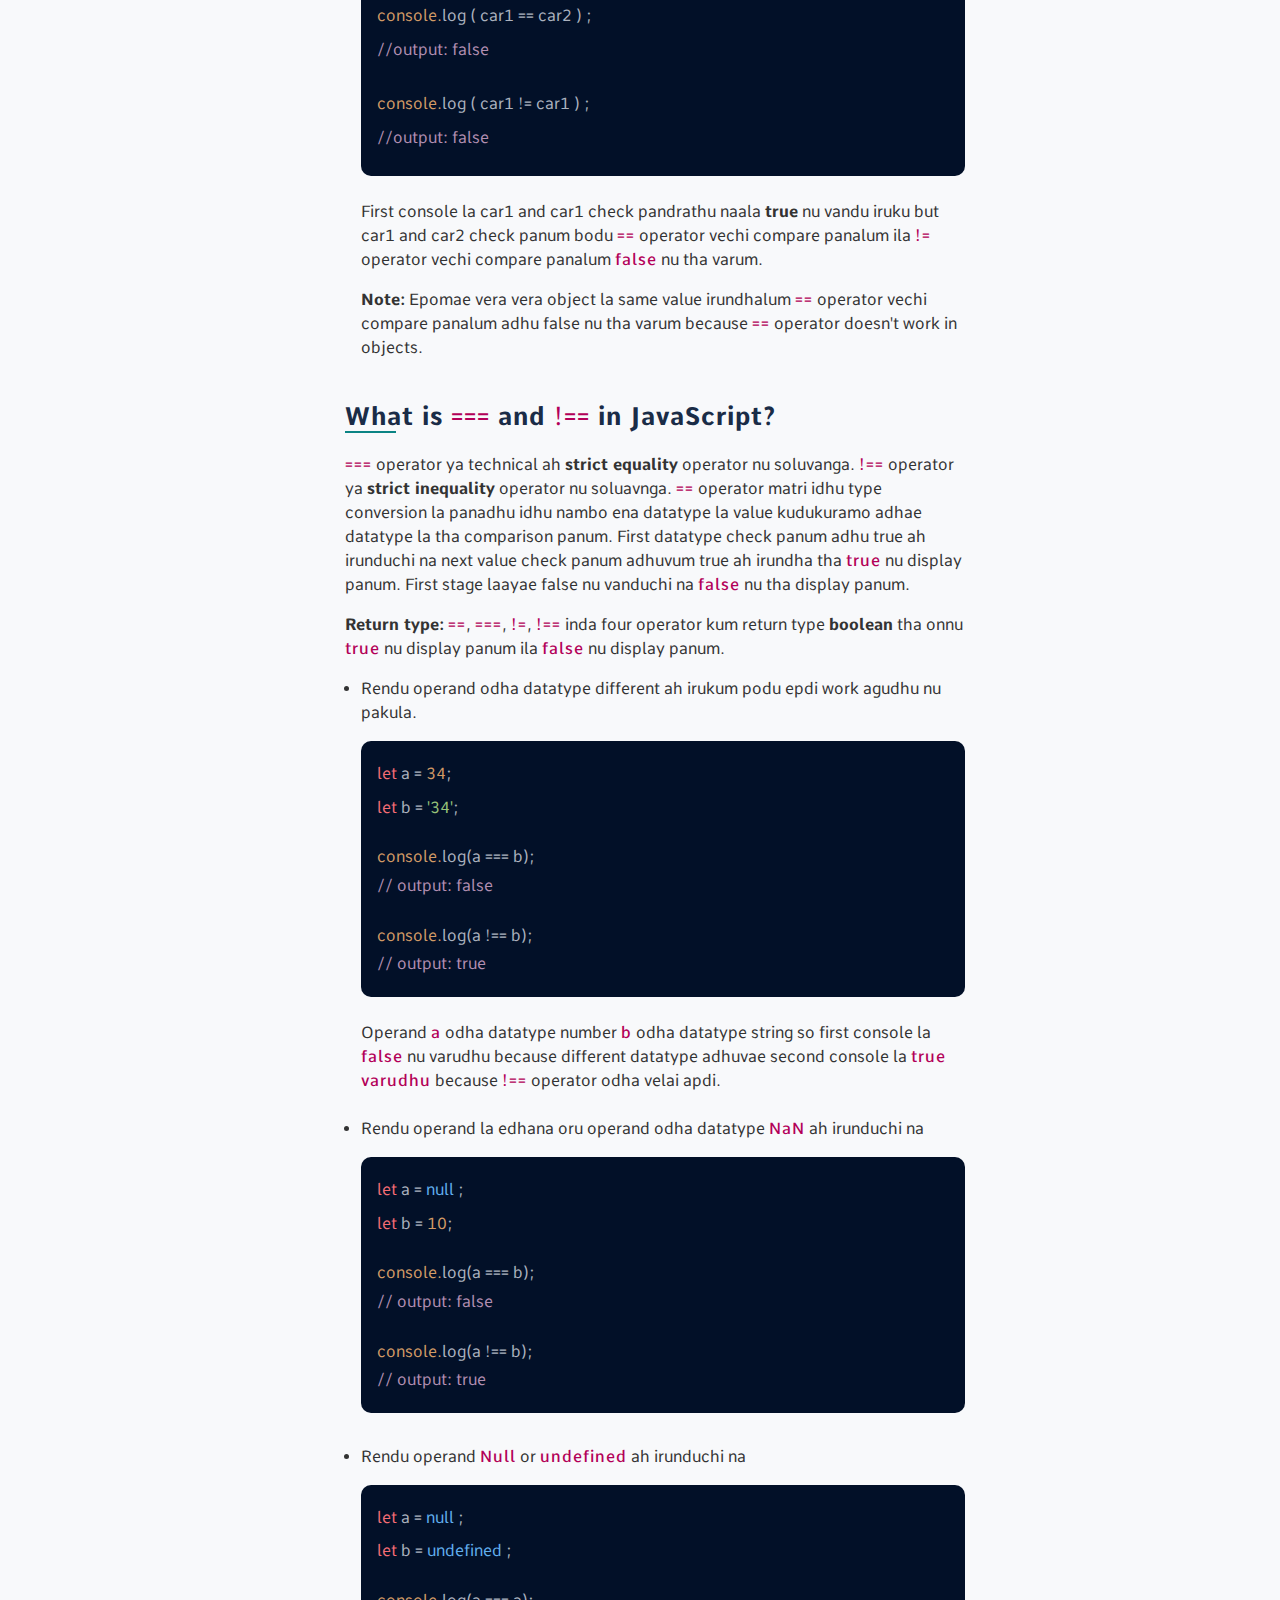
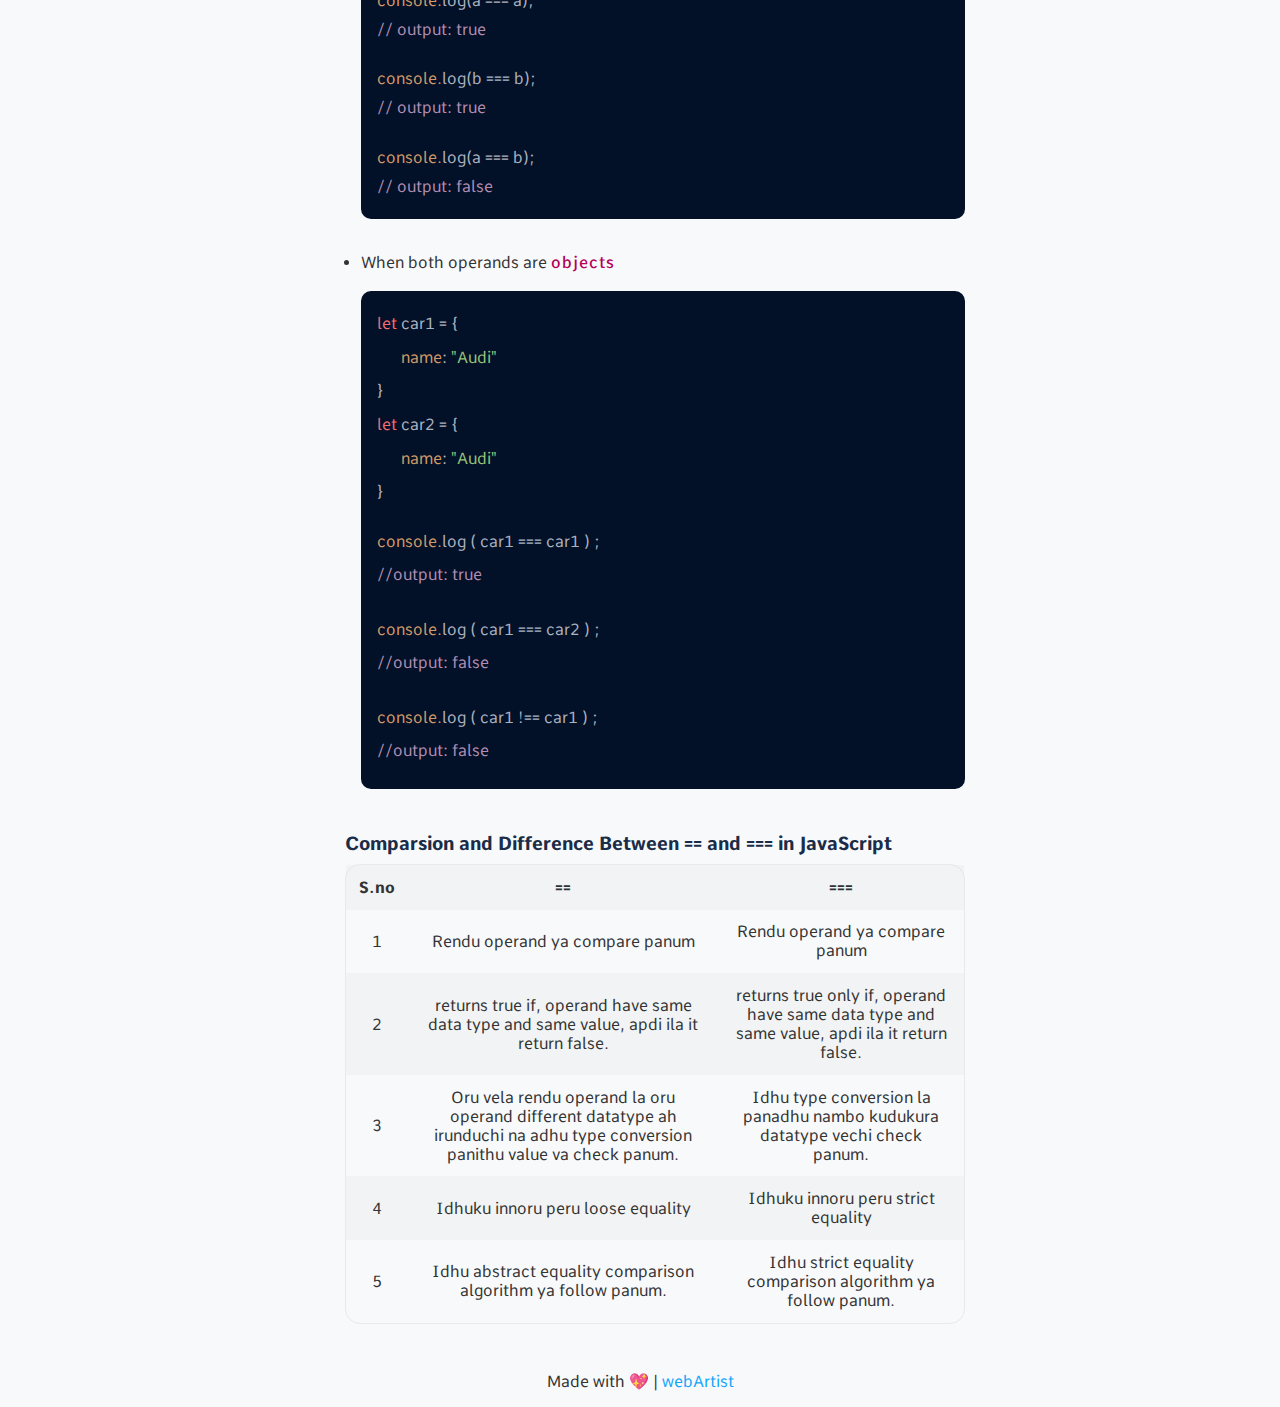
<file: Equal_to_Operator.html>
<!DOCTYPE html>
<html>
  <head>
    <title>Difference Between == and === Operator | JavaScript</title>
    <meta charset="UTF-8" />
    <meta name="viewport" content="width=device-width, initial-scale=1.0" />

    <link rel="icon" type="image/x-icon " href="./assets/images/logo.png" />

    <!-- Common css -->
    <link rel="stylesheet" type="text/css" href="./assets/commonStyle.css" />

    <!-- Code snippet css -->
    <link rel="stylesheet" href="./assets/codeSnippet.css" />

    <!-- Fontawesome CDN -->
    <link
      rel="stylesheet"
      href="https://cdnjs.cloudflare.com/ajax/libs/font-awesome/6.4.2/css/all.min.css"
    />
  </head>
  <body>
    <header>
      <div class="logo">webArtist</div>
      <div class="menu">
        <label for="menu"><i class="fa-solid fa-bars"></i></label>
      </div>
      <input type="checkbox" id="menu" />

      <aside>
        <p>Topics</p>
        <ul>
          <li><a href="./overview.html">Overview</a></li>
          <li><a href="./webArtist.html">webArtist</a></li>
          <li><a href="./variables.html">Variable</a></li>
          <li><a href="./Operator_Precedence.html">Operator Precedence</a></li>
          <li><a href="./Arithmetic_Operator.html">Arithmetic Operator</a></li>
          <li><a href="./Equal_to_Operator.html"> == and === Operator</a></li>
        </ul>
      </aside>
    </header>

    <main>
      <!-- Difference Between == and === start here -->
      <section>
        <h1>Difference Between == and === in JavaScript</h1>
        <p>
          JavaScript la equality operator edhuku use panuvanga na rendu value
          equal ah iruku ah illaya nu check pana use panuvanga. There are two
          types of operator to check whether the value are equal are not.
        </p>
        <ol>
          <li>
            <span class="important-words">==</span> operator (Loose equality)
          </li>
          <li>
            <span class="important-words">===</span> operator (Strict equality)
          </li>
        </ol>
        <p>
          <b>==</b> ena panum na rendu value same ah iruku ah illaya nu check
          panum. <b>===</b> rendu visiyam panum, first rendu operand odha
          datatype same ah nu check panum adhu true ah va irunda next rendu
          operand odha value true ah nu check panum so anga ena result varudho
          adhu tha display agum, suppose first stage la rendum same datatype ah
          nu check panum podu false agiduchi na apovae execute pandrathu stop
          panithu false nu show panidhum next stage value check pana pogadhu.
        </p>
        <p>
          Inda renduthukum main ah ena difference na
          <span class="important-words">==</span> operator, operand odha value
          va <span class="important-words">type conversion</span> panum before
          check. But <span class="important-words">===</span> nambo ena datatype
          la kudukuromo adhae datatype la check panum.
        </p>
        <p>
          == and === enda operator use panalum adhu odha return value (output)
          onnu <span class="important-words">true</span> ila
          <span class="important-words">false</span> idhu renduthula edhana onnu
          tha varum.
        </p>
        <p>
          <b>For example,</b> real time la unga social media login page la nenga
          username and password kuduthu login panum podu adhu ena panum nenga
          register panum podu ena username and password kuduthu irukingalo adhae
          ipo login panum podu kuduthu irukingala rendu equal ah iruku ah nu
          check panum so inda matri scenario la inda
          <span class="important-words">equality</span> operator use agum.
        </p>
        <p>
          <b>Note: </b> Suppose rendu value unequal ah nu check pananum na first
          (<span class="important-words">==</span>) sign ku munnadi exclamation
          (<span class="important-words">!</span>) mark use paninga na adhu
          unequal (Not equal) operator ah maridhum. Same for
          <span class="important-words">===</span>
          <span class="important-words">!==</span> ipdi use pana adhu not equal
          ah change agidhum.
        </p>
      </section>
      <!-- Difference Between == and === start here -->

      <!-- == and != operator start here -->
      <section>
        <h2>
          What are <span class="important-words">==</span> and
          <span class="important-words">!=</span> in JavaScript?
        </h2>
        <p>
          Inda rendu operator value va compare pana use agudhu.
          <span class="important-words">==</span> operator ena panum na type
          conversion panum nu already sona adhu epdi na, For example, 👇
        </p>
        <div class="code-snippet">
          <div>
            <span class="tag-color">let</span> a =
            <span class="color-yellow">5</span> ;
          </div>
          <div>
            <span class="tag-color">let</span> b =
            <span class="color-yellow">'5'</span> ;
          </div>
          <div>
            <span class="color-yellow">console.</span>log(<span
              class="color-green"
              >a == b</span
            >); <span class="html-comment">//true</span>
          </div>
        </div>
        <p>
          Mela irukura code la <span class="important-words">a</span> odha
          datatype <span class="important-words">number</span>,
          <span class="important-words">b</span> odha datatype
          <span class="important-words">string</span>, ipo nambo
          <span class="important-words">==</span> operator poradhu nala adhu ena
          panum na epomey rendu value la left side irukuradhu tha important ah
          consider panum so left side ena datatype la iruko anda datatype ah
          right side datatype ya convert pani viturum idhu tha
          <span class="important-words">==</span> operator odha first velai apdi
          convert pani vita piragu tha value va check panum idha tha technical
          ah <span class="important-words">type conversion</span> nu soldranga.
        </p>
        <p>
          Mela irukura code la left side irukura datatype
          <span class="important-words">number</span> right side irukura
          datatype <span class="important-words">string</span> left side tha
          important naala <span class="important-words">string</span> ya number
          ah convert pani viturum adhuku aprm adhu odha value check pani execute
          panum. Oru datatype la irundu innoru datatype ku convert pandrathu tha
          <span class="important-words">type conversion</span>
        </p>
        <p>
          <span class="important-words">!=</span> operator rendu value equal ah
          ila na <span class="important-words">true</span> nu display panum same
          ah irunda <span class="important-words">false</span>.
          <span class="important-words">==</span> ku opposite tha
          <span class="important-words">!=</span> operator. Let's see same
          example for <span>!=</span>.
        </p>
        <div class="code-snippet">
          <div>
            <span class="tag-color">let</span> a =
            <span class="color-yellow">5</span> ;
          </div>
          <div>
            <span class="tag-color">let</span> b =
            <span class="color-yellow">'5'</span> ;
          </div>
          <div>
            <span class="color-yellow">console.</span>log(<span
              class="color-green"
              >a != b</span
            >); <span class="html-comment">//false</span>
          </div>
        </div>
        <p>
          Idhula <span class="important-words">a</span> odha datatype
          <span class="important-words">number</span>,
          <span class="important-words">b</span> odha datatype
          <span class="important-words">string</span> already sona matri
          <span class="important-words">==</span> pothu irukuradhu nala first
          <span class="important-words">string</span> ya
          <span class="important-words">number</span> ah convert panidhum,
          adhuku piragu <span class="important-words">console</span> la
          <span class="important-words">a</span> vum
          <span class="important-words">b</span> vum equal ah ila na
          <span class="important-words">true</span> nu display agum but inda
          scenario la equal ah iruku so
          <span class="important-words">false</span> nu display panum.
        </p>
        <p>
          <b>Simple trick,</b> <span class="important-words">!=</span> operator
          na opposite nu sona na so, enga la
          <span class="important-words">!=</span> operator pakuringalo anga
          <span class="important-words">==</span> operator irunda ena output
          varum nu yosichikonga adhuku opposite tha answer varum. Inda scenario
          la <span class="important-words">==</span> operator irunda
          <span class="important-words">true</span> varum so adhuodha opposite
          tha <span class="important-words">false</span> adha answer.
          <span class="important-words">!=</span> sila peruku confuse agum so
          adha oru small trick but keep in mind
          <span class="important-words">!=</span> epdi work agudhu nu
          therinjikuradhu rombo mukiyam.
        </p>
      </section>
      <!-- == and != operator end here -->

      <!-- Behaviour of == start here when same datatype -->
      <section>
        <h3>
          Behaviour of == and != operator when both operands are of the same
          data types:
        </h3>
        <p>
          Rendu operand odha datatype same ah irukum podu
          <span class="important-words">==</span> and
          <span class="important-words">!=</span> epdi work agudhu nu pakulam.
        </p>
        <ul>
          <li>
            Rendu operand odha datatype
            <span class="important-words">number</span> ah irukum podu adhu odha
            value same ah irunduchi na
            <span class="important-words">true</span> nu display agum apdi ila
            na <span class="important-words">false</span> nu display agum.
            <div class="code-snippet">
              <div>
                <span class="tag-color">let</span> a =
                <span class="color-yellow">10</span> ;
              </div>
              <div>
                <span class="tag-color">let</span> b =
                <span class="color-yellow">10</span> ;
              </div>
              <div>
                <span class="tag-color">let</span> c =
                <span class="color-yellow">-10</span> ;
              </div>

              <div class="code-spacing">
                <div>
                  <span class="color-yellow">console.</span>log(a == b);
                </div>

                <span class="html-comment">// output: true</span>
              </div>

              <div class="code-spacing">
                <div>
                  <span class="color-yellow">console.</span>log(a == c);
                </div>
                <span class="html-comment">//output: false</span>
              </div>

              <div class="code-spacing">
                <div>
                  <span class="color-yellow">console.</span>log(b != c);
                </div>
                <span class="html-comment">// output: true</span>
              </div>
            </div>
            <p>
              Idhula first console la both
              <span class="important-words">a</span> and
              <span class="important-words">b</span> odha value equal adhunala
              <span class="important-words">true</span>, second console la
              <span class="important-words">a</span> odha value
              <span class="important-words">( +10 )</span>,
              <span class="important-words">b</span> odha value
              <span class="important-words">( -10 )</span> rendum vera vera
              value so <span class="important-words">false</span>, third console
              la <span class="important-words">!=</span> operator iruku trick
              use paninga na != iruka vendiya idhathula == irunda false adhu
              odha opposite <span class="important-words">true</span> nu varum.
            </p>
          </li>
          <li>
            Number kuda <span class="important-words">NaN</span> compare paninga
            na <span>false</span> tha varum.
            <div class="code-snippet">
              <div>
                <span class="tag-color">let</span> a =
                <span class="color-yellow">10</span> ;
              </div>
              <div>
                <span class="tag-color">let</span> b =
                <span class="doctype">NaN</span> ;
              </div>
              <div class="code-spacing">
                <div>
                  <span class="color-yellow">console.</span>log(a == b);
                </div>
                <span class="html-comment">// output: false</span>
              </div>
              <div class="code-spacing">
                <div>
                  <span class="color-yellow">console.</span>log(a != b);
                </div>
                <span class="html-comment">// output: true</span>
              </div>
            </div>
          </li>
          <li>
            Rendu operand odha datatype
            <span class="important-words">string</span> ah irukum podu
            <span class="important-words">true</span> nu display panum only if
            first operand value odha each element (character), second operand
            value odha each element (character) match ahna mathum tha
            <span class="important-words">true</span> ilana false tha varum.
            <div class="code-snippet">
              <div>
                <span class="tag-color">let</span> a =
                <span class="color-green">'javascript</span> ;
              </div>
              <div>
                <span class="tag-color">let</span> b =
                <span class="color-green">'javascript'</span> ;
              </div>
              <div>
                <span class="tag-color">let</span> b =
                <span class="color-green">'javaScript'</span> ;
              </div>
              <div class="code-spacing">
                <div>
                  <span class="color-yellow">console.</span>log(a == b);
                </div>
                <span class="html-comment">// output: true</span>
              </div>
              <div class="code-spacing">
                <div>
                  <span class="color-yellow">console.</span>log(a != c);
                </div>
                <span class="html-comment">// output: true</span>
              </div>
            </div>
            <p>
              Idhula first console la
              <span class="important-words">a</span> odha value and
              <span class="important-words">b</span> odha value vum exact ah
              same ah iruku each and every letter so
              <span class="important-words">true</span> nu varudhu. Second
              console la <span class="important-words">!=</span> and idhathula
              <span class="important-words">==</span> irunda
              <span class="important-words">a</span> odha value kum
              <span class="important-words">b</span> odha value kum oru
              difference iruku adhu ena na
              <span class="important-words">b</span> la irukura script starting
              letter <span class="important-words">S</span> caps la iruku so
              javaScript rendu vera vera value nu consider pani
              <span class="important-words">false</span> nu kudukum inga
              <span class="important-words">!=</span> irukuradhu nala false ku
              opposite <span class="important-words">true</span> nu display
              agum.
            </p>
          </li>
          <li>
            Rendu operands odha value
            <span class="important-words">boolean</span> true ah irunduchi na
            <span class="important-words">==</span> operator use panum podu
            <span class="important-words">true</span> nu display panum oru vela
            one true one false ah irunduchi na
            <span class="important-words">false</span> nu display agum.<span
              class="important-words"
            >
              !=</span
            >
            operator one true one false ah irunduchi na
            <span class="important-words">true</span> nu display panum same ah
            irunduchi na <span class="important-words">false</span> nu display
            panum.
            <div class="code-snippet">
              <div>
                <span class="tag-color">let</span> a =
                <span class="doctype">false</span> ;
              </div>
              <div>
                <span class="tag-color">let</span> b =
                <span class="doctype">true</span> ;
              </div>
              <div>
                <span class="tag-color">let</span> c =
                <span class="doctype">true</span> ;
              </div>
              <div class="code-spacing">
                <div>
                  <span class="color-yellow">console.</span>log ( b == c) ;
                </div>
                <div><span class="html-comment">// output: true</span></div>
              </div>
              <div class="code-spacing">
                <div>
                  <span class="color-yellow">console.</span>log ( b == a) ;
                </div>
                <div><span class="html-comment">// output: false</span></div>
              </div>
              <div class="code-spacing">
                <div>
                  <span class="color-yellow">console.</span>log ( b != a) ;
                </div>
                <div><span class="html-comment">// output: true</span></div>
              </div>
              <div class="code-spacing">
                <div>
                  <span class="color-yellow">console.</span>log ( b != c) ;
                </div>
                <div><span class="html-comment">// output: false</span></div>
              </div>
            </div>
          </li>
        </ul>
      </section>
      <!-- Behaviour of == end here when same datatype -->

      <!-- Behaviour of == start here when different datatype -->
      <section>
        <h3>
          Behaviour of == and != operator when both operands are not of the same
          type:
        </h3>
        <p>
          Rendu operand odha datatype different ah irukum podu
          <span class="important-words">==</span> and
          <span class="important-words">!=</span> epdi work agudhu nu pakulam.
        </p>
        <ul>
          <li>
            Comparing <span class="important-words">string</span> and
            <span class="important-words">number</span>
            <div class="code-snippet">
              <div>
                <span class="tag-color">let </span>a =
                <span class="color-yellow">10</span>;
              </div>
              <div>
                <span class="tag-color">let </span>b =
                <span class="color-green">'10'</span>;
              </div>
              <div>
                <span class="tag-color">let </span>c =
                <span class="color-green">'99'</span>;
              </div>
              <div class="code-spacing">
                <div>
                  <span class="color-yellow">console.</span>log ( a == b) ;
                </div>
                <div><span class="html-comment">//output: true</span></div>
              </div>
              <div class="code-spacing">
                <div>
                  <span class="color-yellow">console.</span>log ( a == c) ;
                </div>
                <div><span class="html-comment">//output: false</span></div>
              </div>
              <div class="code-spacing">
                <div>
                  <span class="color-yellow">console.</span>log ( a != c) ;
                </div>
                <div><span class="html-comment">//output: true</span></div>
              </div>
              <div class="code-spacing">
                <div>
                  <span class="color-yellow">console.</span>log ( a != b) ;
                </div>
                <div><span class="html-comment">//output: false</span></div>
              </div>
            </div>
            <p>
              Idhula first console la
              <span class="important-words">a</span> odha value number datatype
              la iruku <span class="important-words">b</span> odha value string
              datatype la iruku but
              <span class="important-words">==</span> operator irukuradhu naala
              string ya number datatype la convert panidhum adhuku piragu value
              same ah irukuradhu naal
              <span class="important-words">true</span> nu display agum. Second
              console la same procedure tha panum but value different ah
              irukuradhu nala <span class="important-words">false</span> nu
              display agum.
            </p>
            <p>
              Third and fourth console laaium same procedure tha follow panum
              <span class="important-words">!=</span> operator epdi work agum oh
              adhuku yetha matri output display agum.
            </p>
          </li>
          <li>
            Comparing <span class="important-words">boolean</span> and
            <span class="important-words">number</span>
            <div class="code-snippet">
              <div>
                <span class="tag-color">let </span>a =
                <span class="doctype">true</span>;
              </div>
              <div>
                <span class="tag-color">let </span>b =
                <span class="doctype">false</span>;
              </div>
              <div>
                <span class="tag-color">let </span>c =
                <span class="color-yellow">0</span>;
              </div>
              <div>
                <span class="tag-color">let </span>d =
                <span class="color-yellow">1</span>;
              </div>
              <div class="code-spacing">
                <div>
                  <span class="color-yellow">console.</span>log ( a == d) ;
                </div>
                <div><span class="html-comment">//output: true</span></div>
              </div>
              <div class="code-spacing">
                <div>
                  <span class="color-yellow">console.</span>log ( a == c) ;
                </div>
                <div><span class="html-comment">//output: false</span></div>
              </div>
              <div class="code-spacing">
                <div>
                  <span class="color-yellow">console.</span>log ( b != d) ;
                </div>
                <div><span class="html-comment">//output: true</span></div>
              </div>
              <div class="code-spacing">
                <div>
                  <span class="color-yellow">console.</span>log ( b != c) ;
                </div>
                <div><span class="html-comment">//output: false</span></div>
              </div>
            </div>
            <p>
              Idhula operand <span class="important-words">a</span> and
              <span class="important-words">b</span> odha datatype
              <span class="important-words">boolean</span> operand
              <span class="important-words">c</span> and
              <span class="important-words">d</span> odha datatype
              <span class="important-words"> number</span>.
              <span class="important-words">==</span> operator type conversion
              muliyama number ya boolean ah convert panidhum.
            </p>
            <p>
              Type conversion agitha piragu 1 vandu true ah convert agidhum 0
              false ah convert agidhum adhuku piragu
              <span class="important-words">==</span> and
              <span class="important-words">!=</span> operator ku yetha matri
              output display agum.
            </p>
          </li>
          <li>
            Comparing <span class="important-words">null</span> and
            <span class="important-words">undefined</span>
            <div class="code-snippet">
              <div>
                <span class="tag-color">let </span>a =
                <span class="doctype">null</span> ;
              </div>
              <div><span class="tag-color">let </span>b ;</div>
            </div>
            <p>
              <span class="important-words">Null</span> and
              <span class="important-words">undefined</span> datatype ya
              <span class="important-words">==</span> operator use pani compare
              pana adhu odha output <span class="important-words">true</span> nu
              tha display agum.
            </p>
          </li>
          <li>
            Comparing <span class="important-words">objects</span>
            <div class="code-snippet">
              <div><span class="tag-color">let </span>car1 = {</div>
              <div class="code-format">
                <span class="color-yellow">name</span>:
                <span class="color-green">"Maruti"</span>
              </div>
              <div>}</div>
              <div><span class="tag-color">let </span>car2 = {</div>
              <div class="code-format">
                <span class="color-yellow">name</span>:
                <span class="color-green">"Maruti"</span>
              </div>
              <div>}</div>
              <div class="code-spacing">
                <div>
                  <span class="color-yellow">console.</span>log ( car1 == car1 )
                  ;
                </div>
                <div><span class="html-comment">//output: true</span></div>
              </div>
              <div class="code-spacing">
                <div>
                  <span class="color-yellow">console.</span>log ( car1 == car2 )
                  ;
                </div>
                <div><span class="html-comment">//output: false</span></div>
              </div>
              <div class="code-spacing">
                <div>
                  <span class="color-yellow">console.</span>log ( car1 != car1 )
                  ;
                </div>
                <div><span class="html-comment">//output: false</span></div>
              </div>
            </div>
            <p>
              First console la car1 and car1 check pandrathu naala
              <b>true</b> nu vandu iruku but car1 and car2 check panum bodu
              <span class="important-words">==</span> operator vechi compare
              panalum ila <span class="important-words">!=</span> operator vechi
              compare panalum <span class="important-words">false</span> nu tha
              varum.
            </p>
            <p>
              <b>Note:</b> Epomae vera vera object la same value irundhalum
              <span class="important-words">==</span> operator vechi compare
              panalum adhu false nu tha varum because
              <span class="important-words">==</span> operator doesn't work in
              objects.
            </p>
          </li>
        </ul>
      </section>
      <!-- Behaviour of == start here when different datatype -->

      <!-- === and !== operator start here -->
      <section>
        <h2>
          What is <span class="important-words">===</span> and
          <span class="important-words">!==</span> in JavaScript?
        </h2>
        <p>
          <span class="important-words">===</span> operator ya technical ah
          <b>strict equality</b> operator nu soluvanga.
          <span class="important-words">!==</span> operator ya
          <b>strict inequality</b> operator nu soluavnga.
          <span class="important-words">==</span> operator matri idhu type
          conversion la panadhu idhu nambo ena datatype la value kudukuramo
          adhae datatype la tha comparison panum. First datatype check panum
          adhu true ah irunduchi na next value check panum adhuvum true ah
          irundha tha <span class="important-words">true</span> nu display
          panum. First stage laayae false nu vanduchi na
          <span class="important-words">false</span> nu tha display panum.
        </p>
        <p>
          <b>Return type:</b> <span class="important-words">==</span>,
          <span class="important-words">===</span>,
          <span class="important-words">!=</span>,
          <span class="important-words">!==</span> inda four operator kum return
          type <b>boolean</b> tha onnu
          <span class="important-words">true</span> nu display panum ila
          <span class="important-words">false</span> nu display panum.
        </p>
        <ul>
          <li>
            Rendu operand odha datatype different ah irukum podu epdi work
            agudhu nu pakula.
            <div class="code-snippet">
              <div>
                <span class="tag-color">let </span>a =
                <span class="color-yellow">34</span>;
              </div>
              <div>
                <span class="tag-color">let </span>b =
                <span class="color-green">'34'</span>;
              </div>
              <div class="code-spacing">
                <div>
                  <span class="color-yellow">console.</span>log(a === b);
                </div>

                <span class="html-comment">// output: false</span>
              </div>
              <div class="code-spacing">
                <div>
                  <span class="color-yellow">console.</span>log(a !== b);
                </div>

                <span class="html-comment">// output: true</span>
              </div>
            </div>
            <p>
              Operand <span class="important-words">a</span> odha datatype
              number <span class="important-words">b</span> odha datatype string
              so first console la <span class="important-words">false</span> nu
              varudhu because different datatype adhuvae second console la
              <span class="important-words">true varudhu</span> because
              <span class="important-words">!==</span> operator odha velai apdi.
            </p>
          </li>
          <li>
            Rendu operand la edhana oru operand odha datatype
            <span class="important-words">NaN</span> ah irunduchi na
            <div class="code-snippet">
              <div>
                <span class="tag-color">let </span>a =
                <span class="doctype">null</span> ;
              </div>
              <div>
                <span class="tag-color">let </span>b =
                <span class="color-yellow">10</span>;
              </div>
              <div class="code-spacing">
                <div>
                  <span class="color-yellow">console.</span>log(a === b);
                </div>
                <span class="html-comment">// output: false</span>
              </div>
              <div class="code-spacing">
                <div>
                  <span class="color-yellow">console.</span>log(a !== b);
                </div>

                <span class="html-comment">// output: true</span>
              </div>
            </div>
          </li>
          <li>
            Rendu operand <span class="important-words">Null</span> or
            <span class="important-words">undefined</span> ah irunduchi na
            <div class="code-snippet">
              <div>
                <span class="tag-color">let </span>a =
                <span class="doctype">null</span> ;
              </div>
              <div>
                <span class="tag-color">let </span>b =
                <span class="doctype">undefined</span> ;
              </div>
              <div class="code-spacing">
                <div>
                  <span class="color-yellow">console.</span>log(a === a);
                </div>
                <span class="html-comment">// output: true</span>
              </div>
              <div class="code-spacing">
                <div>
                  <span class="color-yellow">console.</span>log(b === b);
                </div>
                <span class="html-comment">// output: true</span>
              </div>
              <div class="code-spacing">
                <div>
                  <span class="color-yellow">console.</span>log(a === b);
                </div>
                <span class="html-comment">// output: false</span>
              </div>
            </div>
          </li>
          <li>
            When both operands are <span class="important-words">objects</span>
            <div class="code-snippet">
              <div><span class="tag-color">let </span>car1 = {</div>
              <div class="code-format">
                <span class="color-yellow">name</span>:
                <span class="color-green">"Audi"</span>
              </div>
              <div>}</div>
              <div><span class="tag-color">let </span>car2 = {</div>
              <div class="code-format">
                <span class="color-yellow">name</span>:
                <span class="color-green">"Audi"</span>
              </div>
              <div>}</div>
              <div class="code-spacing">
                <div>
                  <span class="color-yellow">console.</span>log ( car1 === car1
                  ) ;
                </div>
                <div><span class="html-comment">//output: true</span></div>
              </div>
              <div class="code-spacing">
                <div>
                  <span class="color-yellow">console.</span>log ( car1 === car2
                  ) ;
                </div>
                <div><span class="html-comment">//output: false</span></div>
              </div>
              <div class="code-spacing">
                <div>
                  <span class="color-yellow">console.</span>log ( car1 !== car1
                  ) ;
                </div>
                <div><span class="html-comment">//output: false</span></div>
              </div>
            </div>
          </li>
        </ul>
      </section>
      <!-- == and !== operator start here -->

      <!-- == Vs === start here -->
      <section>
        <h3>Comparsion and Difference Between == and === in JavaScript</h3>
        <div class="table-responsive">
          <table>
            <tr>
              <th>S.no</th>
              <th>==</th>
              <th>===</th>
            </tr>
            <tr>
              <td>1</td>
              <td>Rendu operand ya compare panum</td>
              <td>Rendu operand ya compare panum</td>
            </tr>
            <tr>
              <td>2</td>
              <td>
                returns true if, operand have same data type and same value,
                apdi ila it return false.
              </td>
              <td>
                returns true only if, operand have same data type and same
                value, apdi ila it return false.
              </td>
            </tr>
            <tr>
              <td>3</td>
              <td>
                Oru vela rendu operand la oru operand different datatype ah
                irunduchi na adhu type conversion panithu value va check panum.
              </td>
              <td>
                Idhu type conversion la panadhu nambo kudukura datatype vechi
                check panum.
              </td>
            </tr>
            <tr>
              <td>4</td>
              <td>Idhuku innoru peru loose equality</td>
              <td>Idhuku innoru peru strict equality</td>
            </tr>
            <tr>
              <td>5</td>
              <td>
                Idhu abstract equality comparison algorithm ya follow panum.
              </td>
              <td>
                Idhu strict equality comparison algorithm ya follow panum.
              </td>
            </tr>
          </table>
        </div>
      </section>
      <!-- == Vs === end here -->
    </main>

    <footer>
      <p>Made with 💖 | <span>webArtist</span></p>
    </footer>
  </body>
</html>
</file>
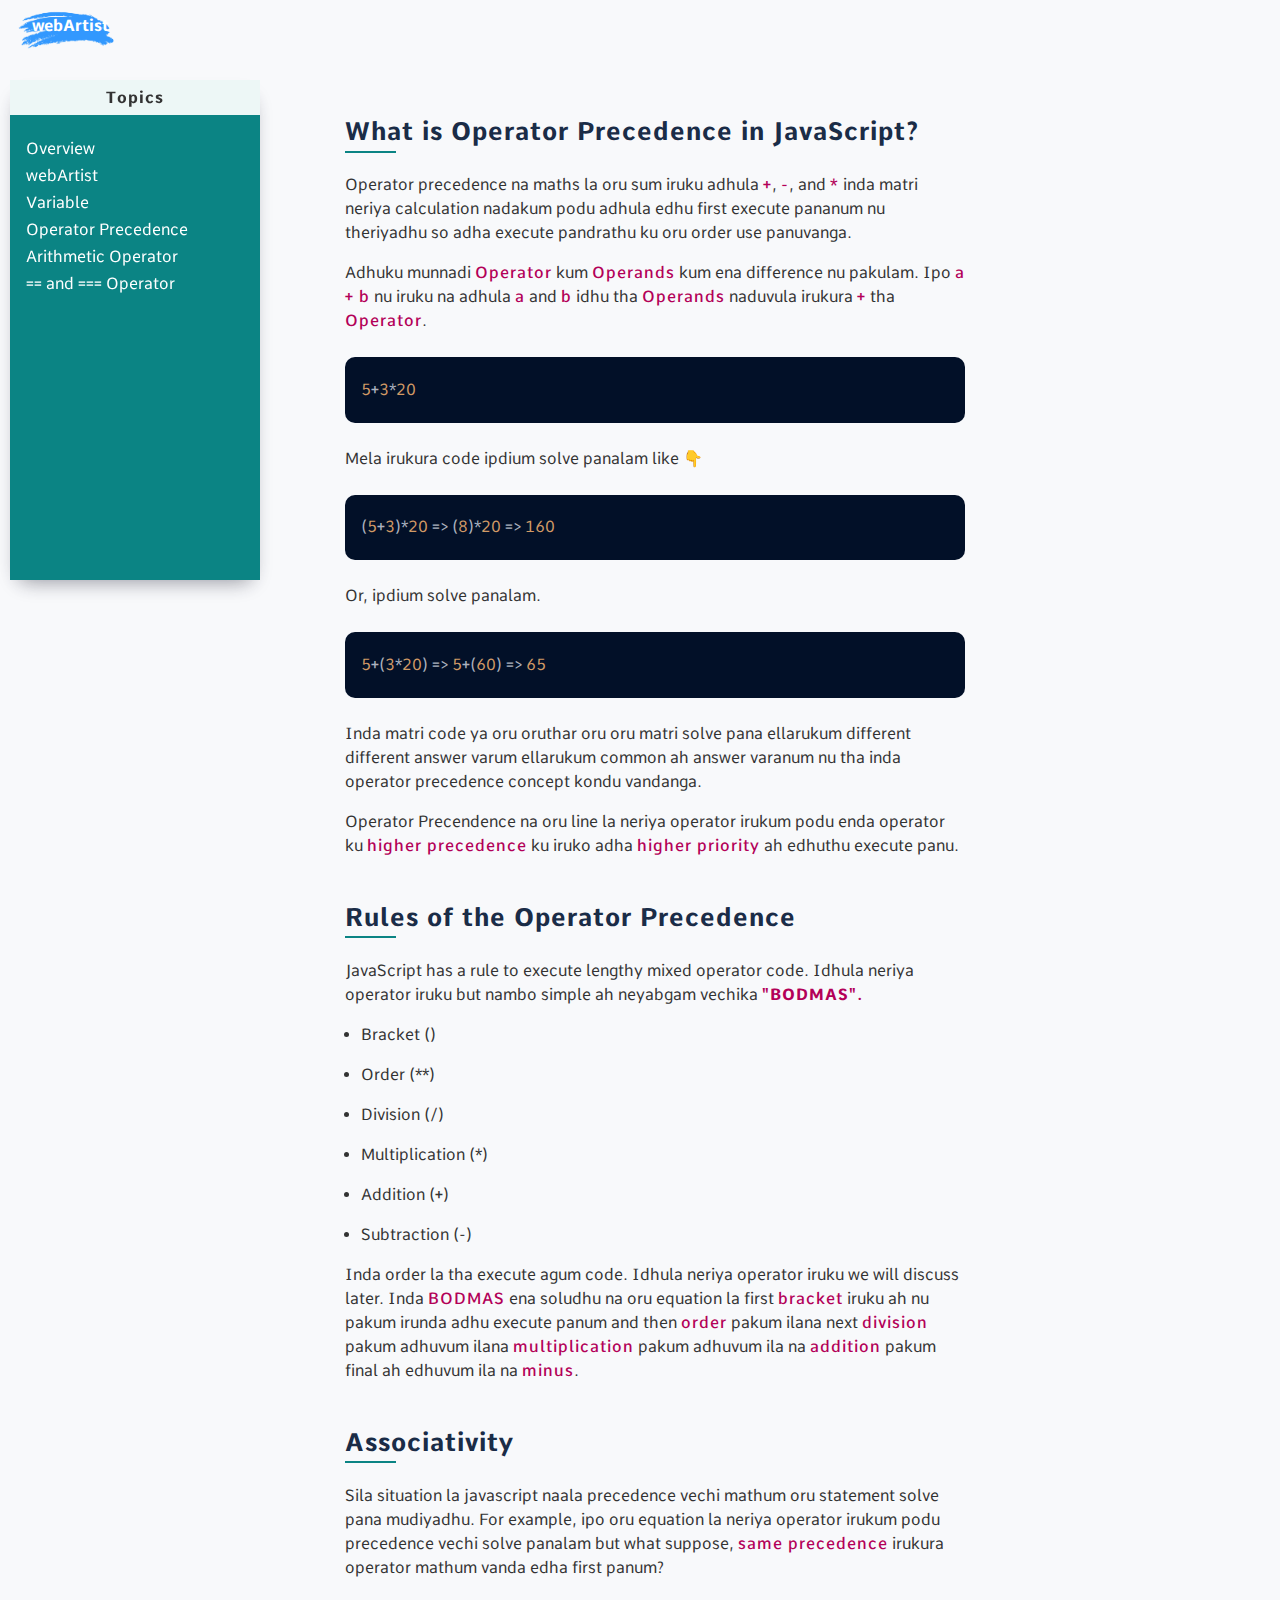
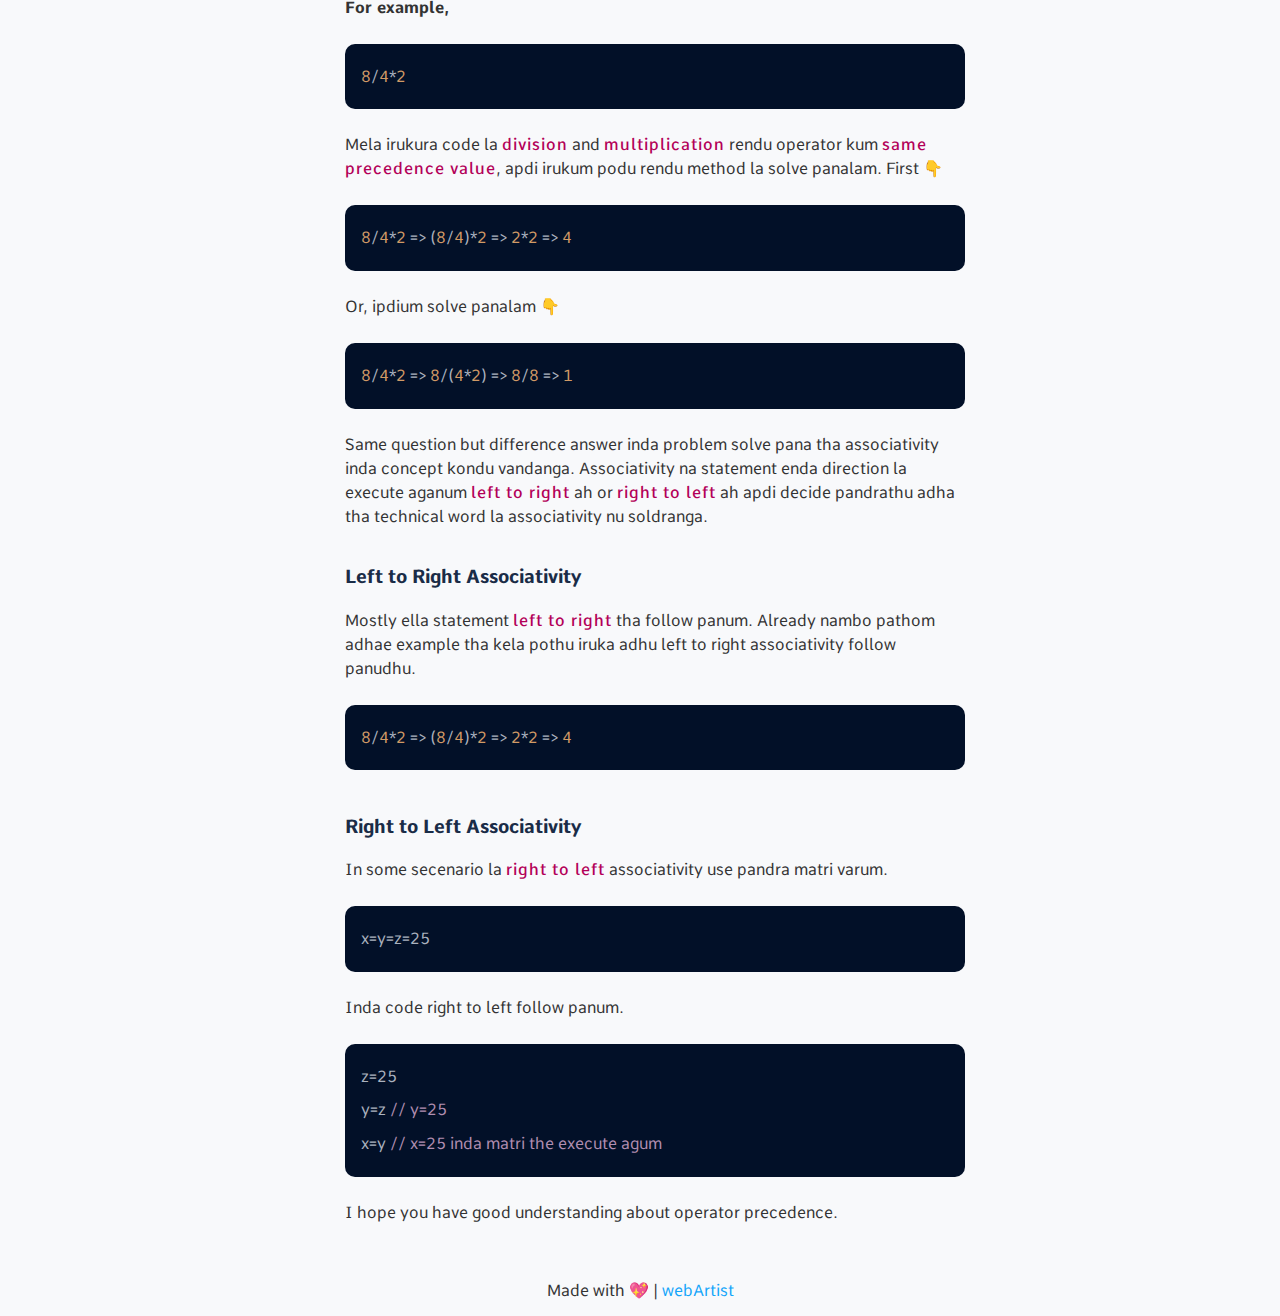
<file: Operator_Precedence.html>
<!DOCTYPE html>
<html>
  <head>
    <title>Operator Precendence | JavaScript</title>
    <meta charset="UTF-8" />
    <meta name="viewport" content="width=device-width, initial-scale=1.0" />

    <link rel="icon" type="image/x-icon " href="./assets/images/logo.png" />

    <!-- Common css -->
    <link rel="stylesheet" type="text/css" href="./assets/commonStyle.css" />

    <!-- Code snippet css -->
    <link rel="stylesheet" href="./assets/codeSnippet.css" />

    <!-- Fontawesome CDN -->
    <link
      rel="stylesheet"
      href="https://cdnjs.cloudflare.com/ajax/libs/font-awesome/6.4.2/css/all.min.css"
    />
  </head>
  <body>
    <header>
      <div class="logo">webArtist</div>
      <div class="menu">
        <label for="menu"><i class="fa-solid fa-bars"></i></label>
      </div>
      <input type="checkbox" id="menu" />

      <aside>
        <p>Topics</p>
        <ul>
          <li><a href="./overview.html">Overview</a></li>
          <li><a href="./webArtist.html">webArtist</a></li>
          <li><a href="./variables.html">Variable</a></li>
          <li><a href="./Operator_Precedence.html">Operator Precedence</a></li>
          <li><a href="./Arithmetic_Operator.html">Arithmetic Operator</a></li>
          <li><a href="./Equal_to_Operator.html"> == and === Operator</a></li>
        </ul>
      </aside>
    </header>

    <main>
      <!-- Operator Precedence -->
      <section>
        <article>
          <h1>What is Operator Precedence in JavaScript?</h1>
          <p>
            Operator precedence na maths la oru sum iruku adhula
            <span class="important-words">+</span>,
            <span class="important-words">-</span>, and
            <span class="important-words">*</span> inda matri neriya calculation
            nadakum podu adhula edhu first execute pananum nu theriyadhu so adha
            execute pandrathu ku oru order use panuvanga.
          </p>
          <p>
            Adhuku munnadi <span class="important-words">Operator</span> kum
            <span class="important-words">Operands</span> kum ena difference nu
            pakulam. Ipo <span class="important-words">a + b</span> nu iruku na
            adhula <span class="important-words">a</span> and
            <span class="important-words">b</span> idhu tha
            <span class="important-words">Operands</span> naduvula irukura
            <span class="important-words">+</span> tha
            <span class="important-words">Operator</span>.
          </p>
          <div class="code-snippet">
            <div>
              <span class="color-yellow">5</span>+<span class="color-yellow"
                >3</span
              >*<span class="color-yellow">20</span>
            </div>
          </div>
          <p>Mela irukura code ipdium solve panalam like 👇</p>
          <div class="code-snippet">
            <div>
              (<span class="color-yellow">5</span>+<span class="color-yellow"
                >3</span
              >)*<span class="color-yellow">20</span> => (<span
                class="color-yellow"
                >8</span
              >)*<span class="color-yellow">20</span> =>
              <span class="color-yellow">160</span>
            </div>
          </div>
          <p>Or, ipdium solve panalam.</p>
          <div class="code-snippet">
            <div>
              <span class="color-yellow">5</span>+(<span class="color-yellow"
                >3</span
              >*<span class="color-yellow">20</span>) =>
              <span class="color-yellow">5</span>+(<span class="color-yellow"
                >60</span
              >) => <span class="color-yellow">65</span>
            </div>
          </div>
          <p>
            Inda matri code ya oru oruthar oru oru matri solve pana ellarukum
            different different answer varum ellarukum common ah answer varanum
            nu tha inda operator precedence concept kondu vandanga.
          </p>
          <p>
            Operator Precendence na oru line la neriya operator irukum podu enda
            operator ku
            <span class="important-words">higher precedence</span> ku iruko adha
            <span class="important-words">higher priority</span> ah edhuthu
            execute panu.
          </p>
        </article>

        <!-- Rules for operator precedence -->
        <article>
          <h2>Rules of the Operator Precedence</h2>
          <p>
            JavaScript has a rule to execute lengthy mixed operator code. Idhula
            neriya operator iruku but nambo simple ah neyabgam vechika
            <span class="important-words"><b>"BODMAS".</b></span>
          </p>
          <ul>
            <li>Bracket ()</li>
            <li>Order (**)</li>
            <li>Division (/)</li>
            <li>Multiplication (*)</li>
            <li>Addition (+)</li>
            <li>Subtraction (-)</li>
          </ul>
          <p>
            Inda order la tha execute agum code. Idhula neriya operator iruku we
            will discuss later. Inda
            <span class="important-words">BODMAS</span> ena soludhu na oru
            equation la first <span class="important-words">bracket</span> iruku
            ah nu pakum irunda adhu execute panum and then
            <span class="important-words">order</span> pakum ilana next
            <span class="important-words">division</span> pakum adhuvum ilana
            <span class="important-words">multiplication</span> pakum adhuvum
            ila na <span class="important-words">addition</span> pakum final ah
            edhuvum ila na <span class="important-words">minus</span>.
          </p>
        </article>
      </section>

      <!-- Associativity -->
      <section>
        <article>
          <h2>Associativity</h2>
          <p>
            Sila situation la javascript naala precedence vechi mathum oru
            statement solve pana mudiyadhu. For example, ipo oru equation la
            neriya operator irukum podu <span>precedence</span> vechi solve
            panalam but what suppose,
            <span class="important-words">same precedence</span> irukura
            operator mathum vanda edha first panum?
          </p>
          <p><b>For example,</b></p>
          <div class="code-snippet">
            <div>
              <span class="color-yellow">8</span>/<span class="color-yellow"
                >4</span
              >*<span class="color-yellow">2</span>
            </div>
          </div>
          <p>
            Mela irukura code la
            <span class="important-words">division</span> and
            <span class="important-words">multiplication</span> rendu operator
            kum <span class="important-words">same precedence value</span>, apdi
            irukum podu rendu method la solve panalam. First 👇
          </p>
          <div class="code-snippet">
            <div>
              <span class="color-yellow">8</span>/<span class="color-yellow"
                >4</span
              >*<span class="color-yellow">2</span> => (<span
                class="color-yellow"
                >8</span
              >/<span class="color-yellow">4</span>)*<span class="color-yellow"
                >2</span
              >
              => <span class="color-yellow">2</span>*<span class="color-yellow"
                >2</span
              >
              => <span class="color-yellow">4</span>
            </div>
          </div>
          <p>Or, ipdium solve panalam 👇</p>
          <div class="code-snippet">
            <div>
              <span class="color-yellow">8</span>/<span class="color-yellow"
                >4</span
              >*<span class="color-yellow">2</span> =>
              <span class="color-yellow">8</span>/(<span class="color-yellow"
                >4</span
              >*<span class="color-yellow">2</span>) =>
              <span class="color-yellow">8</span>/<span class="color-yellow"
                >8</span
              >
              => <span class="color-yellow">1</span>
            </div>
          </div>
          <p>
            Same question but difference answer inda problem solve pana tha
            associativity inda concept kondu vandanga. Associativity na
            statement enda direction la execute aganum
            <span class="important-words">left to right</span> ah or
            <span class="important-words">right to left</span> ah apdi decide
            pandrathu adha tha technical word la associativity nu soldranga.
          </p>

          <!-- Left to right associativity -->
          <article>
            <h3>Left to Right Associativity</h3>
            <p>
              Mostly ella statement
              <span class="important-words">left to right</span> tha follow
              panum. Already nambo pathom adhae example tha kela pothu iruka
              adhu left to right associativity follow panudhu.
            </p>
            <div class="code-snippet">
              <div>
                <span class="color-yellow">8</span>/<span class="color-yellow"
                  >4</span
                >*<span class="color-yellow">2</span> => (<span
                  class="color-yellow"
                  >8</span
                >/<span class="color-yellow">4</span>)*<span
                  class="color-yellow"
                  >2</span
                >
                => <span class="color-yellow">2</span>*<span
                  class="color-yellow"
                  >2</span
                >
                => <span class="color-yellow">4</span>
              </div>
            </div>
          </article>

          <!-- Right to Left associativity -->
          <article>
            <h3>Right to Left Associativity</h3>
            <p>In some secenario la <span class="important-words">right to left</span> associativity use pandra matri varum.</p>
            <div class="code-snippet">
                <div>x=y=z=25</div>
            </div>
            <p>Inda code right to left follow panum.</p>
            <div class="code-snippet">
                <div>z=25</div>
                <div>y=z <span class="html-comment">// y=25</span></div>
                <div>x=y <span class="html-comment">// x=25 inda matri the execute agum</span></div>
            </div>
            <p>I hope you have good understanding about operator precedence.</p>
          </article>

        </article>
      </section>
    </main>
    <footer>
      <p>Made with 💖 | <span>webArtist</span></p>
    </footer>
  </body>
</html>
</file>
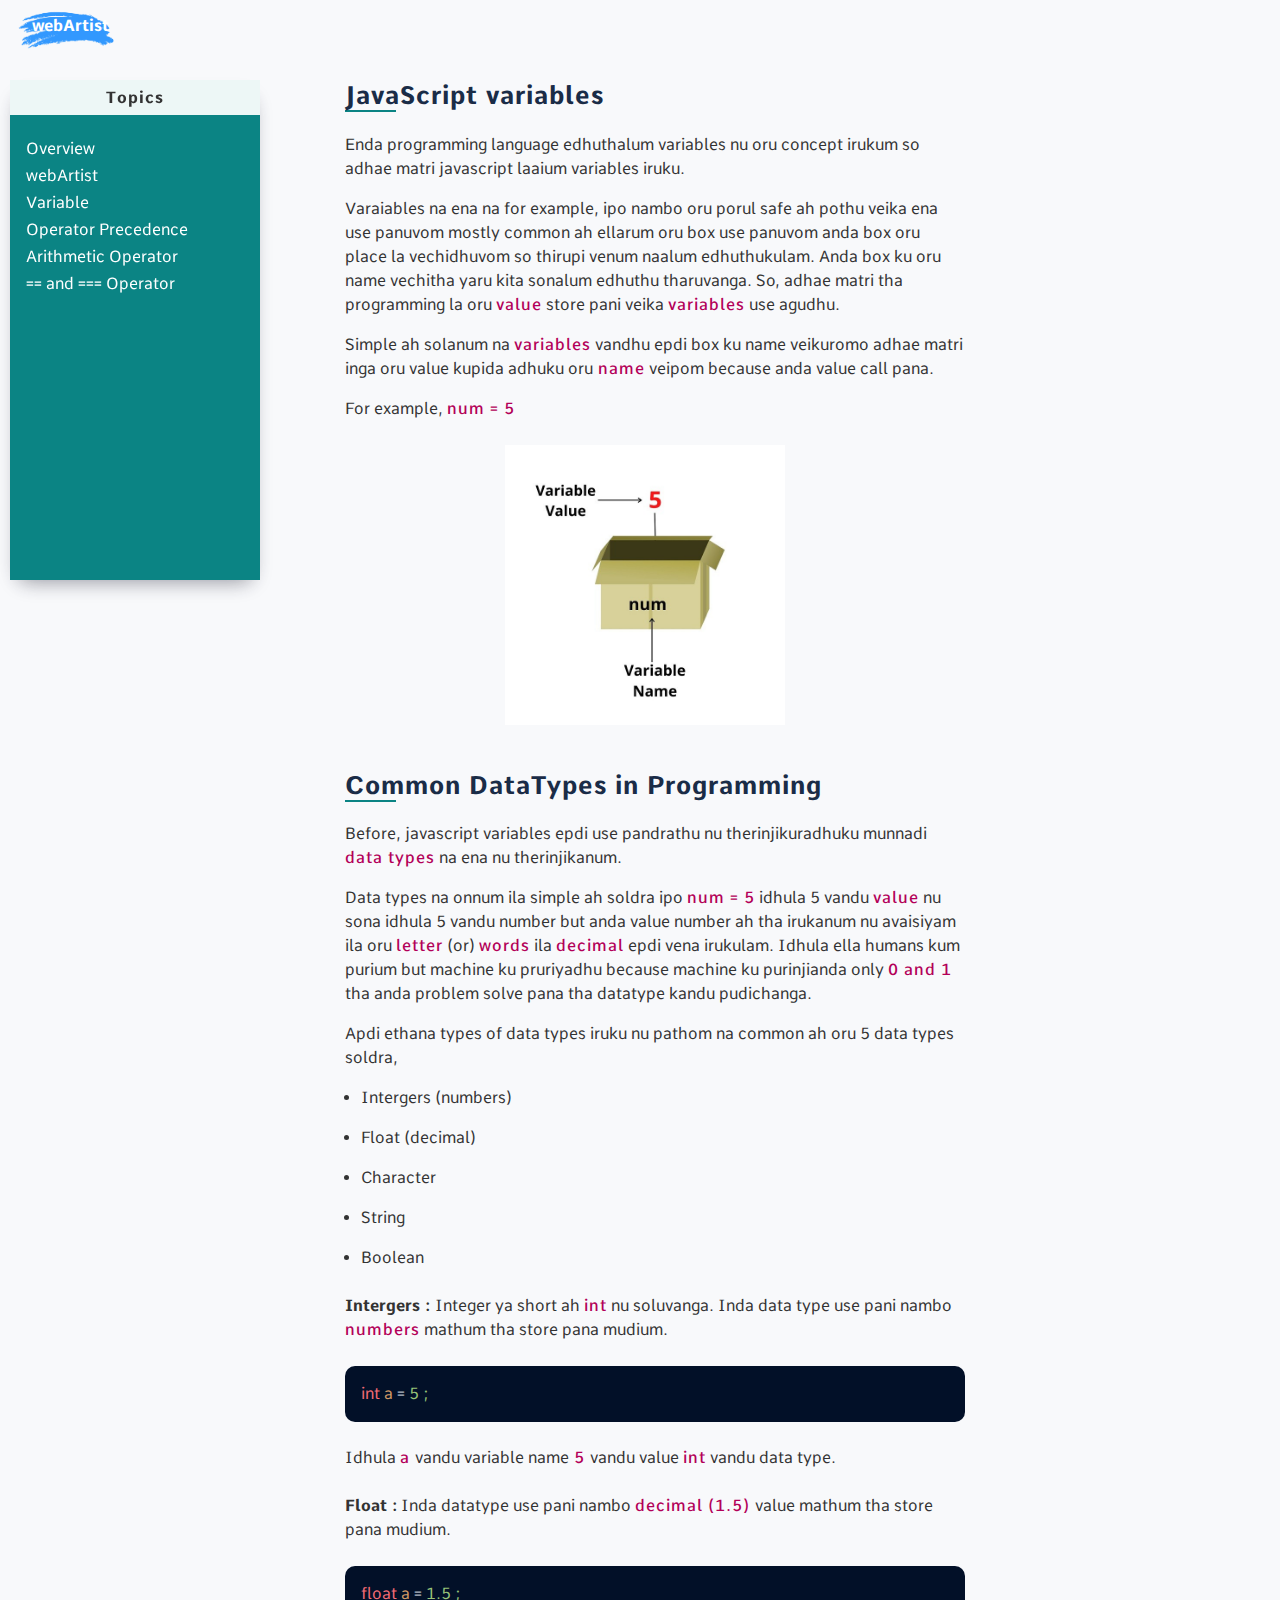
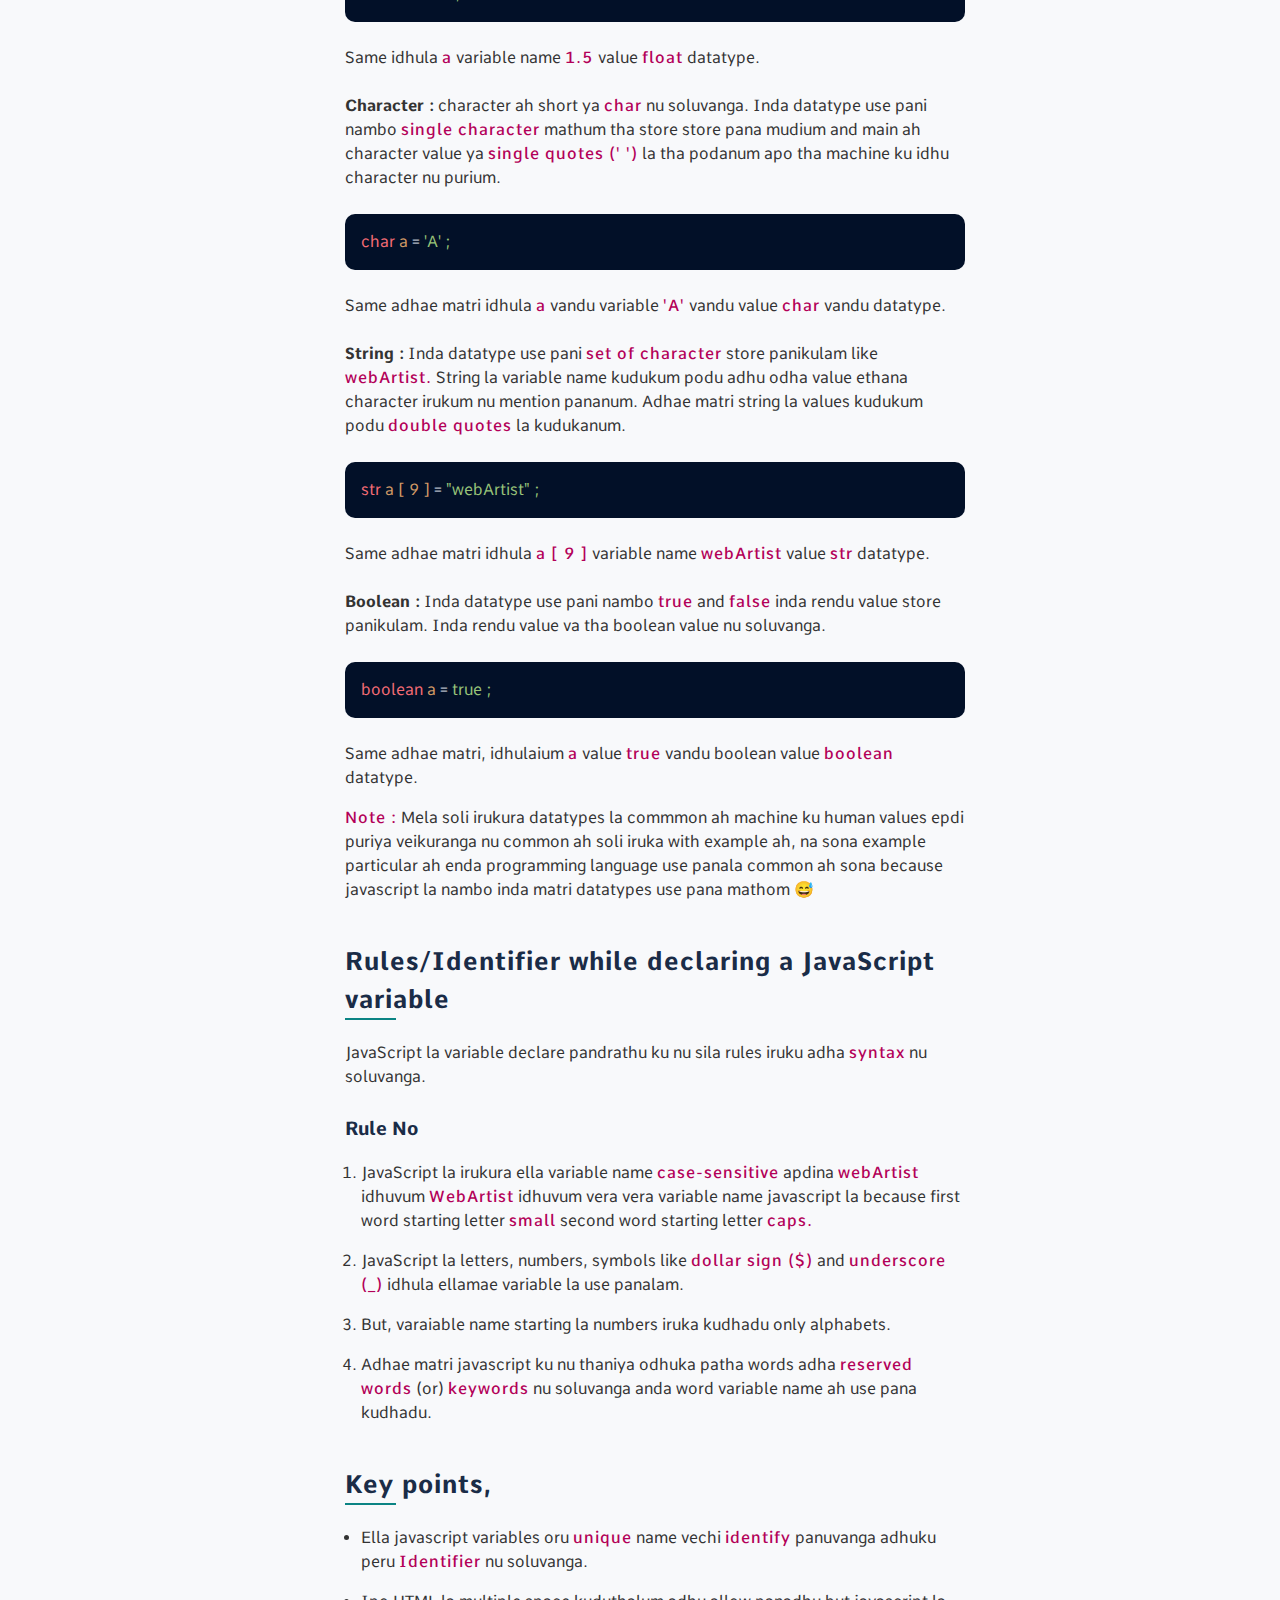
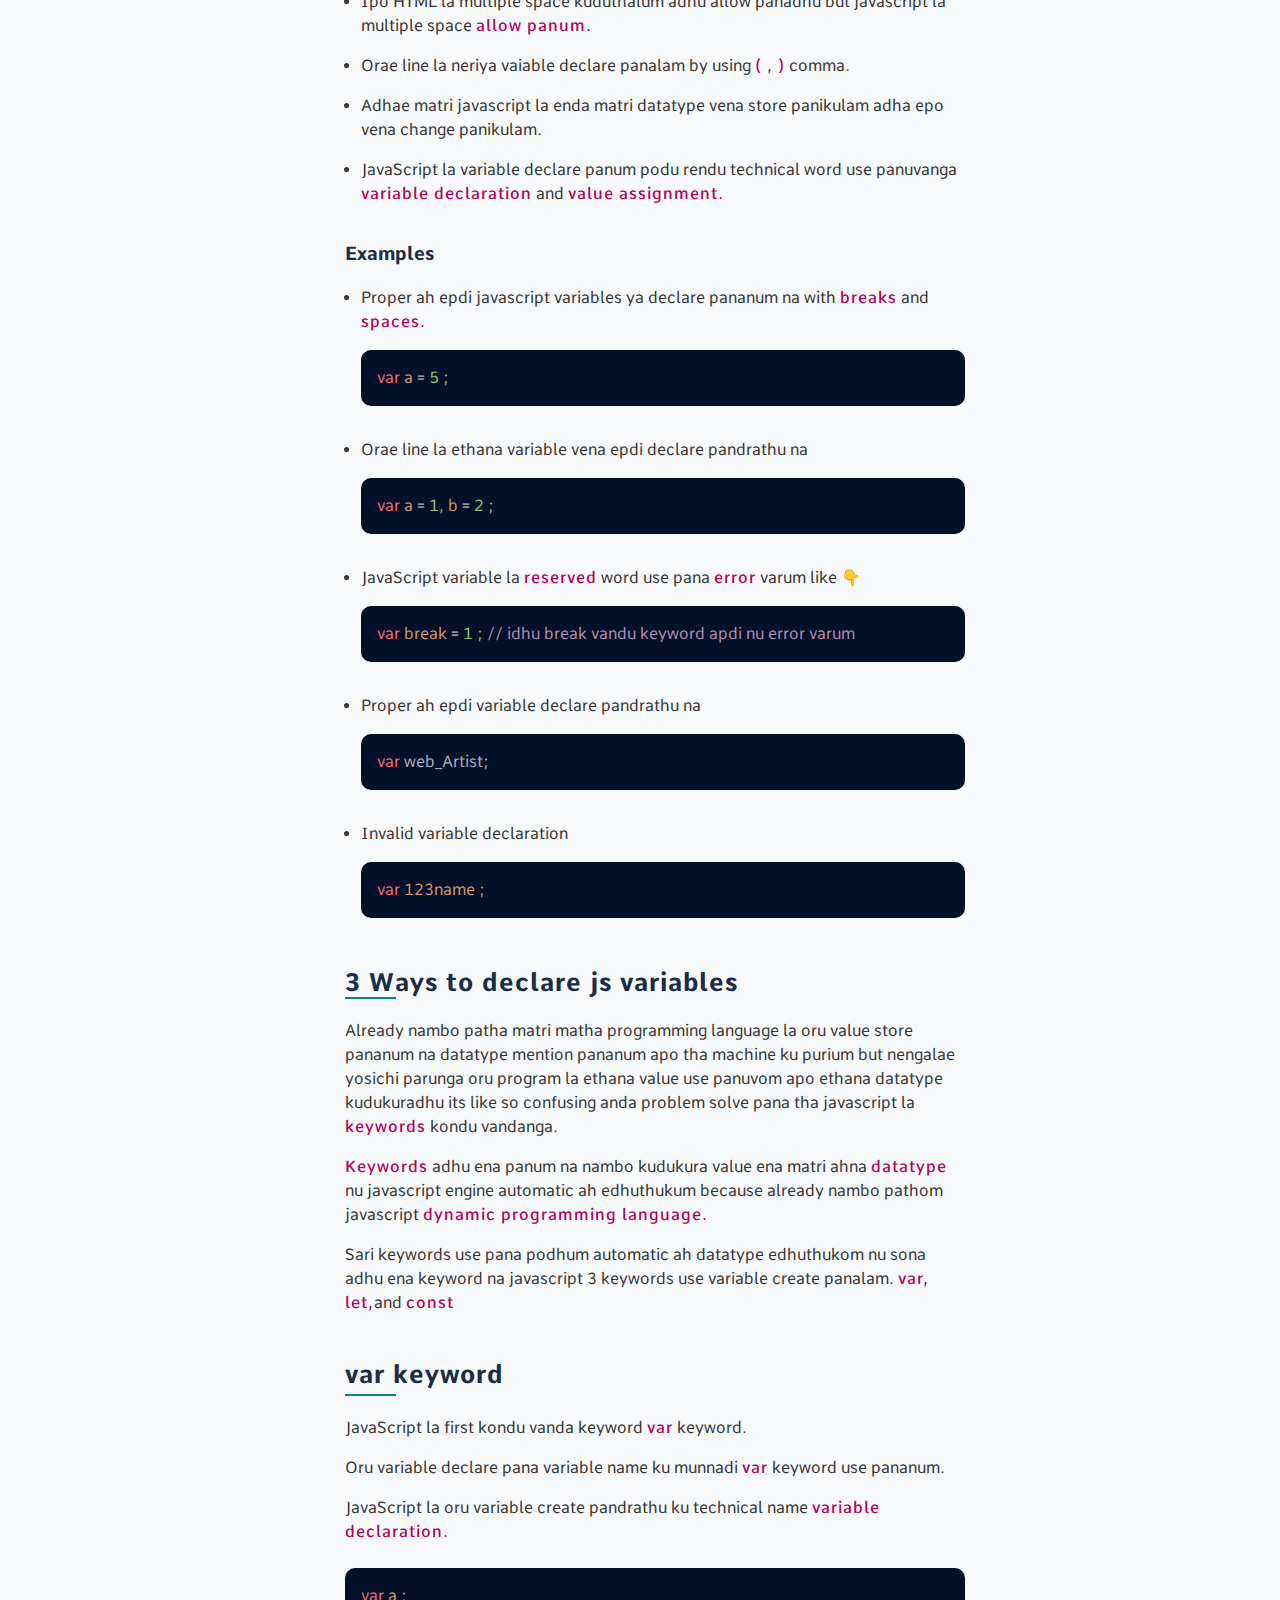
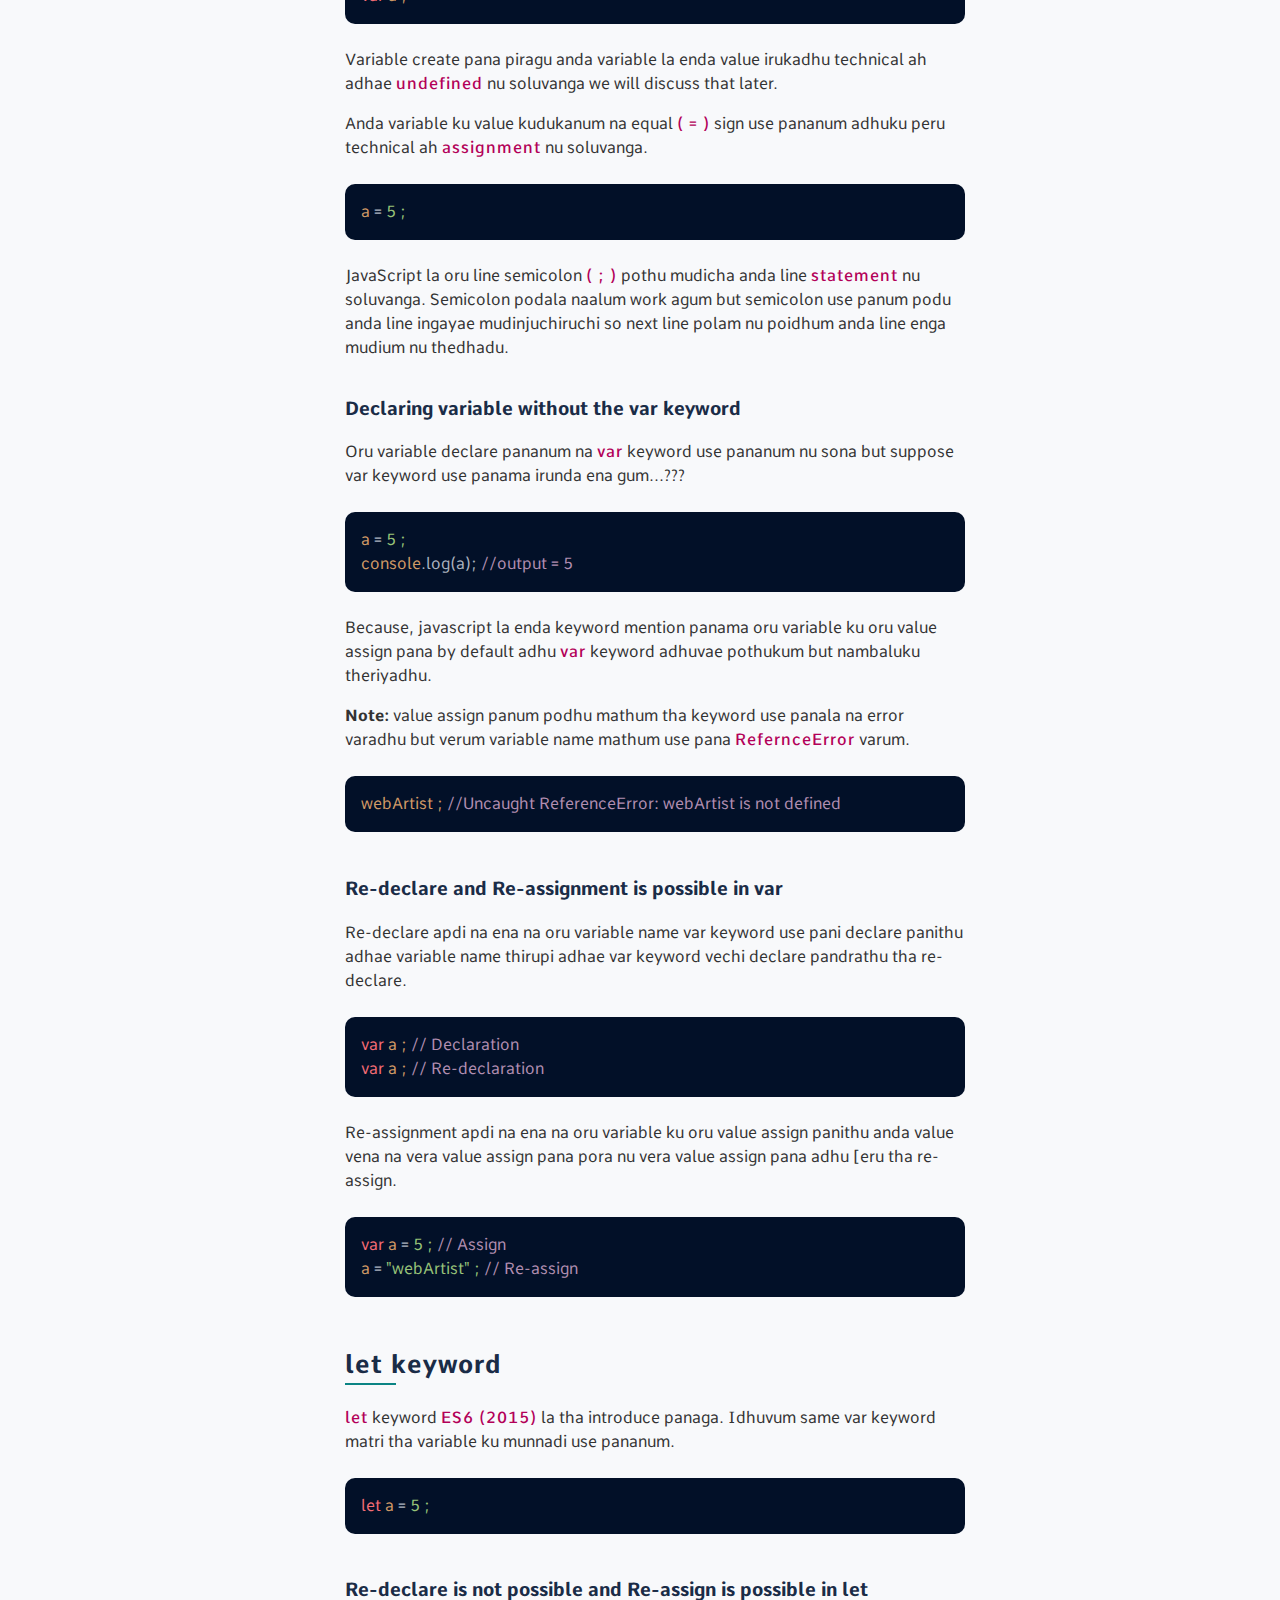
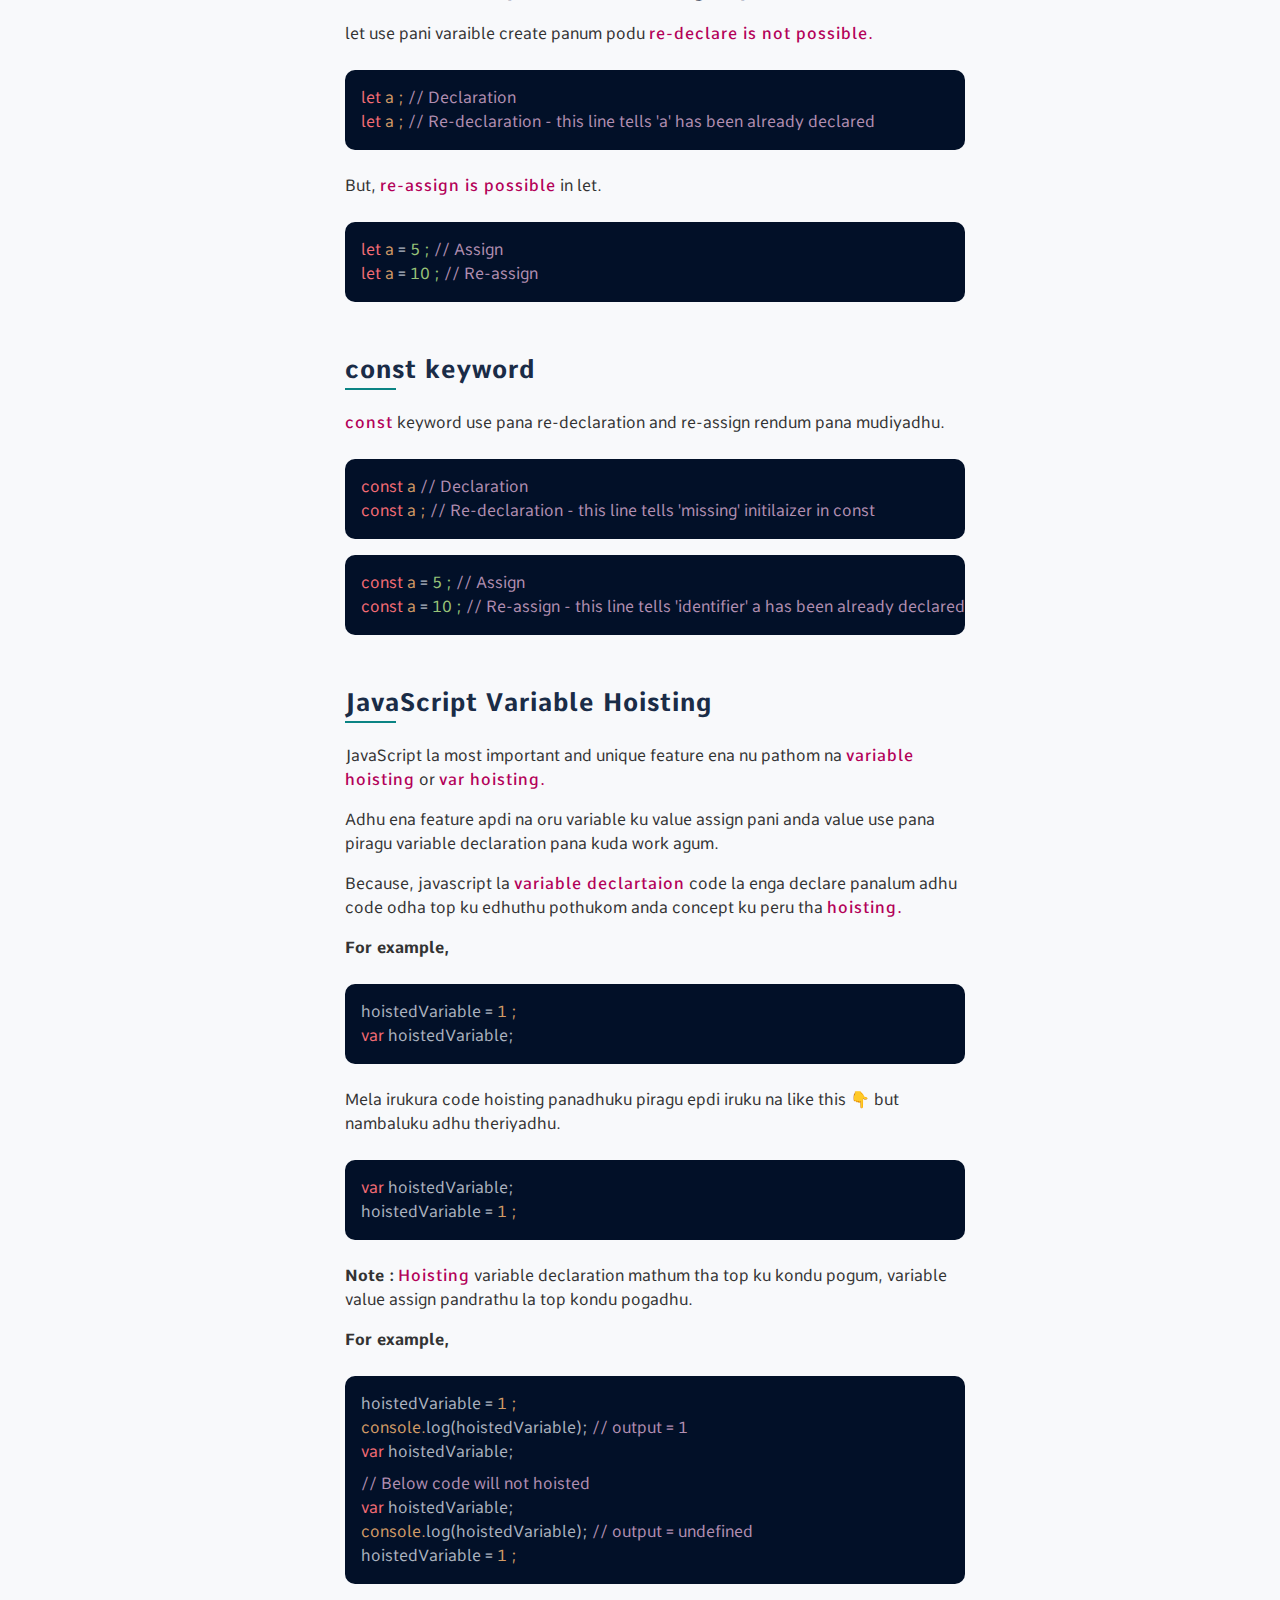
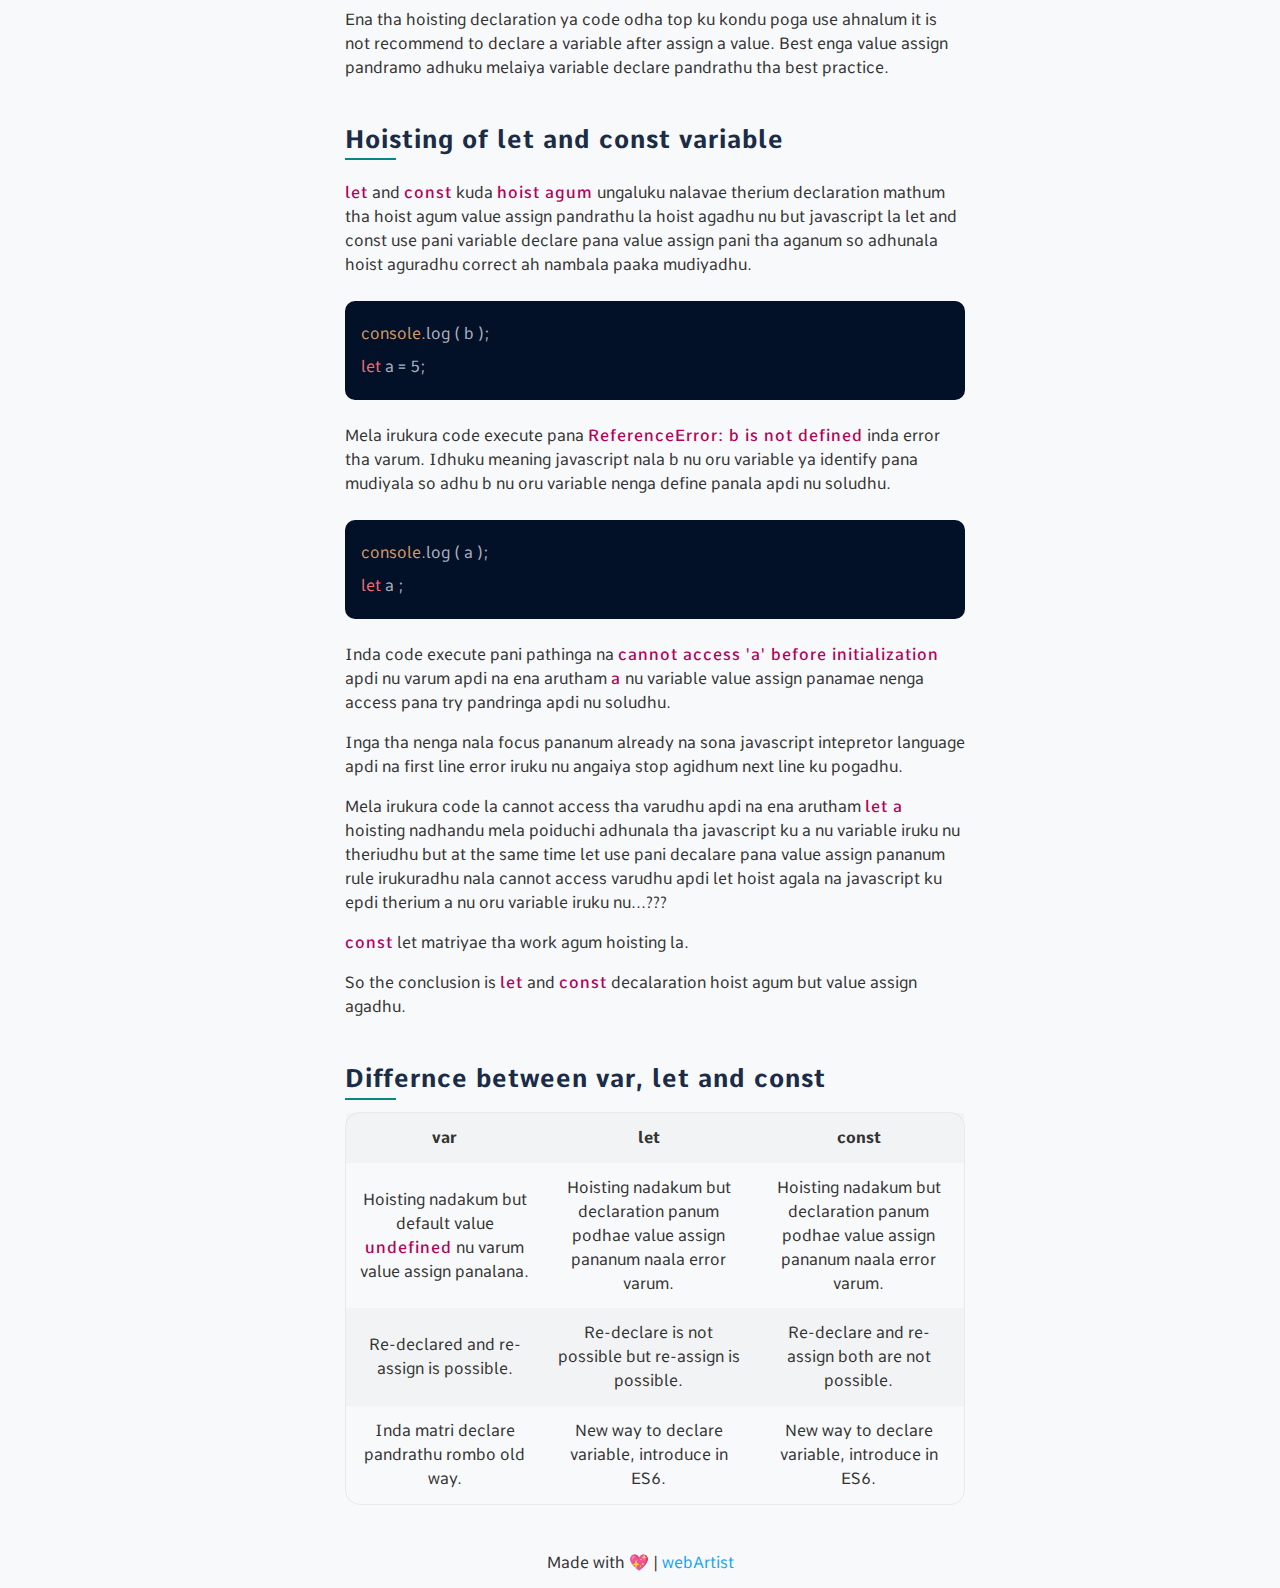
<file: variables.html>
<!DOCTYPE html>
<html>
  <head>
    <title>Variables | JavaScript</title>
    <meta charset="UTF-8" />
    <meta name="viewport" content="width=device-width, initial-scale=1.0" />

    <link rel="icon" type="image/x-icon " href="./assets/images/logo.png" />

    <!-- Common css -->
    <link rel="stylesheet" type="text/css" href="./assets/commonStyle.css" />

    <!-- Code snippet css -->
    <link rel="stylesheet" href="./assets/codeSnippet.css" />

    <!-- Fontawesome CDN -->
    <link
      rel="stylesheet"
      href="https://cdnjs.cloudflare.com/ajax/libs/font-awesome/6.4.2/css/all.min.css"
    />
  </head>
  <body>
    <header>
      <div class="logo">webArtist</div>
      <div class="menu">
        <label for="menu"><i class="fa-solid fa-bars"></i></label>
      </div>
      <input type="checkbox" id="menu" />

      <aside>
        <p>Topics</p>
        <ul>
          <li><a href="./overview.html">Overview</a></li>
          <li><a href="./webArtist.html">webArtist</a></li>
          <li><a href="./variables.html">Variable</a></li>
          <li><a href="./Operator_Precedence.html">Operator Precedence</a></li>
          <li><a href="./Arithmetic_Operator.html">Arithmetic Operator</a></li>
          <li><a href="./Equal_to_Operator.html"> == and === Operator</a></li>
        </ul>
      </aside>
    </header>

    <main>
      <!-- variables start here -->
      <section>
        <h1>JavaScript variables</h1>
        <p>
          Enda programming language edhuthalum variables nu oru concept irukum
          so adhae matri javascript laaium variables iruku.
        </p>
        <p>
          Varaiables na ena na for example, ipo nambo oru porul safe ah pothu
          veika ena use panuvom mostly common ah ellarum oru box use panuvom
          anda box oru place la vechidhuvom so thirupi venum naalum
          edhuthukulam. Anda box ku oru name vechitha yaru kita sonalum edhuthu
          tharuvanga. So, adhae matri tha programming la oru
          <span class="important-words">value</span> store pani veika
          <span class="important-words"> variables</span> use agudhu.
        </p>
        <p>
          Simple ah solanum na
          <span class="important-words">variables</span> vandhu epdi box ku name
          veikuromo adhae matri inga oru value kupida adhuku oru<span
            class="important-words"
          >
            name</span
          >
          veipom because anda value call pana.
        </p>
        <p>For example, <span class="important-words">num = 5</span></p>
        <div class="image-wrapper">
          <img src="./assets/images/variables.jpg" alt="variables" />
        </div>
      </section>
      <!-- variables end here -->

      <section>
        <h2>Common DataTypes in Programming</h2>
        <p>
          Before, javascript variables epdi use pandrathu nu therinjikuradhuku
          munnadi <span class="important-words"> data types</span> na ena nu
          therinjikanum.
        </p>
        <p>
          Data types na onnum ila simple ah soldra ipo
          <span class="important-words">num = 5</span> idhula 5 vandu
          <span class="important-words">value</span> nu sona idhula 5 vandu
          number but anda value number ah tha irukanum nu avaisiyam ila oru
          <span class="important-words">letter</span> (or)
          <span class="important-words">words</span> ila
          <span class="important-words">decimal</span> epdi vena irukulam.
          Idhula ella humans kum purium but machine ku pruriyadhu because
          machine ku purinjianda only
          <span class="important-words">0 and 1</span> tha anda problem solve
          pana tha datatype kandu pudichanga.
        </p>
        <p>
          Apdi ethana types of data types iruku nu pathom na common ah oru 5
          data types soldra,
        </p>
        <ul>
          <li>Intergers (numbers)</li>
          <li>Float (decimal)</li>
          <li>Character</li>
          <li>String</li>
          <li>Boolean</li>
        </ul>

        <!-- Interger -->
        <article>
          <p>
            <b>Intergers : </b>Integer ya short ah
            <span class="important-words">int</span>
            nu soluvanga. Inda data type use pani nambo
            <span class="important-words">numbers</span> mathum tha store pana
            mudium.
          </p>
          <div class="code-snippet">
            <p>
              <span class="tag-color">int</span
              ><span class="color-yellow"> a </span>=
              <span class="color-green"> 5 ;</span>
            </p>
          </div>
          <p>
            Idhula <span class="important-words">a </span> vandu variable
            name<span class="important-words"> 5 </span>vandu value
            <span class="important-words">int</span>
            vandu data type.
          </p>
        </article>

        <!-- Float -->
        <article>
          <p>
            <b>Float :</b> Inda datatype use pani nambo
            <span class="important-words">decimal (1.5) </span> value mathum tha
            store pana mudium.
          </p>
          <div class="code-snippet">
            <p>
              <span class="tag-color">float</span
              ><span class="color-yellow"> a </span>=
              <span class="color-green"> 1.5 ;</span>
            </p>
          </div>
          <p>
            Same idhula <span class="important-words">a</span> variable name
            <span class="important-words">1.5 </span>value
            <span class="important-words">float</span> datatype.
          </p>
        </article>

        <!-- Character -->
        <article>
          <p>
            <b>Character :</b> character ah short ya
            <span class="important-words">char</span> nu soluvanga. Inda
            datatype use pani nambo
            <span class="important-words">single character</span> mathum tha
            store store pana mudium and main ah character value ya
            <span class="important-words">single quotes (' ')</span> la tha
            podanum apo tha machine ku idhu character nu purium.
          </p>
          <div class="code-snippet">
            <p>
              <span class="tag-color">char</span
              ><span class="color-yellow"> a </span>=
              <span class="color-green"> 'A' ;</span>
            </p>
          </div>
          <p>
            Same adhae matri idhula <span class="important-words">a</span> vandu
            variable <span class="important-words">'A'</span> vandu value
            <span class="important-words">char</span> vandu datatype.
          </p>
        </article>

        <!-- String -->
        <article>
          <p>
            <b>String :</b> Inda datatype use pani
            <span class="important-words">set of character</span> store
            panikulam like
            <span class="important-words">webArtist.</span> String la variable
            name kudukum podu adhu odha value ethana character irukum nu mention
            pananum. Adhae matri string la values kudukum podu
            <span class="important-words"> double quotes</span> la kudukanum.
          </p>
          <div class="code-snippet">
            <p>
              <span class="tag-color">str</span
              ><span class="color-yellow"> a [ 9 ] </span>=
              <span class="color-green"> "webArtist" ;</span>
            </p>
          </div>
          <p>
            Same adhae matri idhula
            <span class="important-words">a [ 9 ]</span> variable name
            <span class="important-words">webArtist</span> value
            <span class="important-words">str</span> datatype.
          </p>
        </article>

        <!-- Boolean -->
        <article>
          <p>
            <b>Boolean :</b> Inda datatype use pani nambo
            <span class="important-words">true</span> and
            <span class="important-words">false</span> inda rendu value store
            panikulam. Inda rendu value va tha boolean value nu soluvanga.
          </p>
          <div class="code-snippet">
            <p>
              <span class="tag-color">boolean</span
              ><span class="color-yellow"> a </span>=
              <span class="color-green"> true ;</span>
            </p>
          </div>
          <p>
            Same adhae matri, idhulaium
            <span class="important-words">a</span> value
            <span class="important-words">true</span> vandu boolean value
            <span class="important-words">boolean</span> datatype.
          </p>
        </article>
        <p>
          <span class="important-words">Note :</span> Mela soli irukura
          datatypes la commmon ah machine ku human values epdi puriya veikuranga
          nu common ah soli iruka with example ah, na sona example particular ah
          enda programming language use panala common ah sona because
          <span>javascript</span> la nambo inda matri datatypes use pana mathom
          😅
        </p>
      </section>

      <!-- Rules to declare js variables -->
      <section>
        <article>
          <h2>Rules/Identifier while declaring a JavaScript variable</h2>
          <p>
            JavaScript la variable declare pandrathu ku nu sila rules iruku adha
            <span class="important-words">syntax</span> nu soluvanga.
          </p>
          <h3>Rule No</h3>
          <ol>
            <li>
              JavaScript la irukura ella variable name
              <span class="important-words">case-sensitive</span> apdina
              <span class="important-words">webArtist</span> idhuvum
              <span class="important-words">WebArtist</span> idhuvum vera vera
              variable name javascript la because first word starting letter
              <span class="important-words">small</span> second word starting
              letter <span class="important-words">caps.</span>
            </li>
            <li>
              JavaScript la letters, numbers, symbols like
              <span class="important-words">dollar sign ($)</span> and
              <span class="important-words">underscore (_)</span> idhula ellamae
              variable la use panalam.
            </li>
            <li>
              But, varaiable name starting la numbers iruka kudhadu only
              alphabets.
            </li>
            <li>
              Adhae matri javascript ku nu thaniya odhuka patha words adha
              <span class="important-words">reserved words</span> (or)
              <span class="important-words">keywords</span> nu soluvanga anda
              word variable name ah use pana kudhadu.
            </li>
          </ol>
        </article>
        <article>
          <h2>Key points,</h2>
          <ul>
            <li>
              Ella javascript variables oru
              <span class="important-words">unique</span> name vechi
              <span class="important-words">identify</span> panuvanga adhuku
              peru <span class="important-words">Identifier</span> nu soluvanga.
            </li>
            <li>
              Ipo HTML la multiple space kuduthalum adhu allow panadhu but
              javascript la multiple space
              <span class="important-words">allow panum.</span>
            </li>
            <li>
              Orae line la neriya vaiable declare panalam by using
              <span class="important-words">( , )</span> comma.
            </li>
            <li>
              Adhae matri javascript la enda matri datatype vena store panikulam
              adha epo vena change panikulam.
            </li>
            <li>
              JavaScript la variable declare panum podu rendu technical word use
              panuvanga
              <span class="important-words">variable declaration</span> and
              <span class="important-words">value assignment.</span>
            </li>
          </ul>
        </article>

        <!-- Examples for correct & incorrect variable  declaration -->
        <article>
          <h3>Examples</h3>
          <ul>
            <li>
              Proper ah epdi javascript variables ya declare pananum na with
              <span class="important-words">breaks</span> and
              <span class="important-words">spaces.</span>
              <div class="code-snippet">
                <p>
                  <span class="tag-color">var </span
                  ><span class="color-yellow"> a </span>=
                  <span class="color-green"> 5 ;</span>
                </p>
              </div>
            </li>
            <li>
              Orae line la ethana variable vena epdi declare pandrathu na
              <div class="code-snippet">
                <p>
                  <span class="tag-color">var </span
                  ><span class="color-yellow"> a </span>=
                  <span class="color-green"> 1</span>,
                  <span class="color-yellow">b </span>=
                  <span class="color-green"> 2 ;</span>
                </p>
              </div>
            </li>
            <li>
              JavaScript variable la
              <span class="important-words">reserved</span> word use pana
              <span class="important-words">error</span> varum like 👇
              <div class="code-snippet">
                <p>
                  <span class="tag-color">var </span
                  ><span class="color-yellow"> break </span>=
                  <span class="color-green"> 1 ;</span>
                  <span class="html-comment"
                    >// idhu break vandu keyword apdi nu error varum</span
                  >
                </p>
              </div>
            </li>
            <li>
              Proper ah epdi variable declare pandrathu na
              <div class="code-snippet">
                <p><span class="tag-color">var </span>web_Artist;</p>
              </div>
            </li>
            <li>
              Invalid variable declaration
              <div class="code-snippet">
                <p>
                  <span class="tag-color">var </span
                  ><span class="color-yellow"> 123name ;</span>
                </p>
              </div>
            </li>
          </ul>
        </article>
      </section>
      <!-- 3 ways to decalare js variable -->
      <section>
        <h2>3 Ways to declare js variables</h2>
        <p>
          Already nambo patha matri matha programming language la oru value
          store pananum na datatype mention pananum apo tha machine ku purium
          but nengalae yosichi parunga oru program la ethana value use panuvom
          apo ethana datatype kudukuradhu its like so confusing anda problem
          solve pana tha javascript la
          <span class="important-words">keywords</span> kondu vandanga.
        </p>
        <p>
          <span class="important-words">Keywords</span> adhu ena panum na nambo
          kudukura value ena matri ahna
          <span class="important-words">datatype</span> nu javascript engine
          automatic ah edhuthukum because already nambo pathom javascript
          <span class="important-words">dynamic programming language.</span>
        </p>
        <p>
          Sari keywords use pana podhum automatic ah datatype edhuthukom nu sona
          adhu ena keyword na javascript 3 keywords use variable create panalam.
          <span class="important-words">var, </span
          ><span class="important-words">let,</span>and
          <span class="important-words">const</span>
        </p>

        <!-- var variable -->
        <article>
          <h2><span>var</span> keyword</h2>
          <p>
            JavaScript la first kondu vanda keyword
            <span class="important-words">var</span> keyword.
          </p>
          <p>
            Oru variable declare pana variable name ku munnadi
            <span class="important-words">var</span> keyword use pananum.
          </p>
          <p>
            JavaScript la oru variable create pandrathu ku technical name
            <span class="important-words">variable declaration.</span>
          </p>
          <div class="code-snippet">
            <p>
              <span class="tag-color">var </span
              ><span class="color-yellow"> a ;</span>
            </p>
          </div>
          <p>
            Variable create pana piragu anda variable la enda value irukadhu
            technical ah adhae <span class="important-words">undefined</span> nu
            soluvanga we will discuss that later.
          </p>
          <p>
            Anda variable ku value kudukanum na equal
            <span class="important-words">( = )</span> sign use pananum adhuku
            peru technical ah <span class="important-words">assignment</span> nu
            soluvanga.
          </p>
          <div class="code-snippet">
            <p>
              <span class="color-yellow"> a </span>=
              <span class="color-green"> 5 ;</span>
            </p>
          </div>
          <p>
            JavaScript la oru line semicolon
            <span class="important-words">( ; )</span> pothu mudicha anda line
            <span class="important-words"> statement</span> nu soluvanga.
            Semicolon podala naalum work agum but semicolon use panum podu anda
            line ingayae mudinjuchiruchi so next line polam nu poidhum anda line
            enga mudium nu thedhadu.
          </p>
        </article>

        <!-- Declare variable without var keyword -->
        <article>
          <h3>Declaring variable without the var keyword</h3>
          <p>
            Oru variable declare pananum na
            <span class="important-words">var</span> keyword use pananum nu sona
            but suppose var keyword use panama irunda ena gum...???
          </p>
          <div class="code-snippet">
            <p>
              <span class="color-yellow"> a </span>=
              <span class="color-green"> 5 ;</span>
            </p>
            <p>
              <span class="color-yellow">console</span>.log(a);
              <span class="html-comment">//output = 5</span>
            </p>
          </div>
          <p>
            Because, javascript la enda keyword mention panama oru variable ku
            oru value assign pana by default adhu
            <span class="important-words">var</span> keyword adhuvae pothukum
            but nambaluku theriyadhu.
          </p>
          <p>
            <b>Note:</b> value assign panum podhu mathum tha keyword use panala
            na error varadhu but verum variable name mathum use pana
            <span class="important-words">RefernceError</span> varum.
          </p>
          <div class="code-snippet">
            <p>
              <span class="color-yellow"> webArtist ;</span>
              <span class="html-comment"
                >//Uncaught ReferenceError: webArtist is not defined</span
              >
            </p>
          </div>
        </article>

        <!-- Redeclare & Reassignment in var-->
        <article>
          <h3>Re-declare and Re-assignment is possible in var</h3>
          <p>
            Re-declare apdi na ena na oru variable name var keyword use pani
            declare panithu adhae variable name thirupi adhae var keyword vechi
            declare pandrathu tha re-declare.
          </p>
          <div class="code-snippet">
            <p>
              <span class="tag-color">var </span>
              <span class="color-yellow"> a ;</span>
              <span class="html-comment">// Declaration</span>
            </p>
            <p>
              <span class="tag-color">var </span>
              <span class="color-yellow"> a ;</span>
              <span class="html-comment">// Re-declaration</span>
            </p>
          </div>
          <p>
            Re-assignment apdi na ena na oru variable ku oru value assign
            panithu anda value vena na vera value assign pana pora nu vera value
            assign pana adhu [eru tha re-assign.
          </p>
          <div class="code-snippet">
            <p>
              <span class="tag-color">var </span>
              <span class="color-yellow"> a </span>=
              <span class="color-green"> 5 ;</span>
              <span class="html-comment">// Assign</span>
            </p>
            <p>
              <span class="color-yellow"> a </span>=
              <span class="color-green"> "webArtist" ;</span>
              <span class="html-comment">// Re-assign</span>
            </p>
          </div>
        </article>

        <!-- Declare variable in let -->
        <article>
          <h2>let keyword</h2>
          <p>
            <span class="important-words">let</span> keyword
            <span class="important-words">ES6 (2015)</span> la tha introduce
            panaga. Idhuvum same var keyword matri tha variable ku munnadi use
            pananum.
          </p>
          <div class="code-snippet">
            <p>
              <span class="tag-color">let</span>
              <span class="color-yellow"> a </span>=
              <span class="color-green"> 5 ;</span>
            </p>
          </div>
        </article>

        <!-- Redeclare & Reassignment in let-->
        <article>
          <h3>Re-declare is not possible and Re-assign is possible in let</h3>
          <p>
            let use pani varaible create panum podu
            <span class="important-words">re-declare is not possible.</span>
          </p>
          <div class="code-snippet">
            <p>
              <span class="tag-color">let </span>
              <span class="color-yellow"> a ;</span>
              <span class="html-comment">// Declaration</span>
            </p>
            <p>
              <span class="tag-color">let </span>
              <span class="color-yellow"> a ;</span>
              <span class="html-comment"
                >// Re-declaration - this line tells 'a' has been already
                declared</span
              >
            </p>
          </div>
          <p>
            But, <span class="important-words">re-assign is possible</span> in
            let.
          </p>
          <div class="code-snippet">
            <p>
              <span class="tag-color">let </span>
              <span class="color-yellow"> a </span> =
              <span class="color-green">5 ;</span>
              <span class="html-comment">// Assign</span>
            </p>
            <p>
              <span class="tag-color">let </span>
              <span class="color-yellow"> a </span> =
              <span class="color-green">10 ;</span>
              <span class="html-comment">// Re-assign</span>
            </p>
          </div>
        </article>

        <!-- const keyword -->
        <article>
          <h2>const keyword</h2>
          <p>
            <span class="important-words">const</span> keyword use pana
            re-declaration and re-assign rendum pana mudiyadhu.
          </p>
          <div class="code-snippet">
            <p>
              <span class="tag-color">const </span>
              <span class="color-yellow"> a </span>
              <span class="html-comment">// Declaration</span>
            </p>
            <p>
              <span class="tag-color">const </span>
              <span class="color-yellow"> a ;</span>
              <span class="html-comment"
                >// Re-declaration - this line tells 'missing' initilaizer in
                const</span
              >
            </p>
          </div>
          <div class="code-snippet">
            <p>
              <span class="tag-color">const </span>
              <span class="color-yellow"> a </span> =
              <span class="color-green">5 ;</span>
              <span class="html-comment">// Assign</span>
            </p>
            <p>
              <span class="tag-color">const </span>
              <span class="color-yellow"> a </span> =
              <span class="color-green">10 ;</span>
              <span class="html-comment"
                >// Re-assign - this line tells 'identifier' a has been already
                declared</span
              >
            </p>
          </div>
        </article>

        <!-- variable hoisting -->
        <article>
          <h2>JavaScript Variable Hoisting</h2>
          <p>
            JavaScript la most important and unique feature ena nu pathom na
            <span class="important-words">variable hoisting</span> or
            <span class="important-words">var hoisting.</span>
          </p>
          <p>
            Adhu ena feature apdi na oru variable ku value assign pani anda
            value use pana piragu variable declaration pana kuda work agum.
          </p>
          <p>Because, javascript la <span class="important-words">variable declartaion</span> code la enga declare panalum adhu code odha top ku edhuthu pothukom anda concept ku peru tha <span class="important-words">hoisting.</span></p>
          <p><b>For example,</b></p>
          <div class="code-snippet">
            <p>
              <span>hoistedVariable = </span>
              <span class="color-yellow"> 1 ;</span>
            </p>
            <p>
              <span class="tag-color">var </span> hoistedVariable;
              </p>
          </div>
          <p>Mela irukura code hoisting panadhuku piragu epdi iruku na like this 👇 but nambaluku adhu theriyadhu.</p>
          <div class="code-snippet">
            <p>
              <span class="tag-color">var </span> hoistedVariable;
              </p>
            <p>
              <span>hoistedVariable = </span>
              <span class="color-yellow"> 1 ;</span>
            </p>
          </div>
          <p><b>Note :</b> <span class="important-words">Hoisting</span> variable declaration mathum tha top ku kondu pogum, variable value assign pandrathu la top kondu pogadhu.</p>
          <p><b>For example,</b></p>
          <div class="code-snippet">
            <p>
              <span>hoistedVariable = </span>
              <span class="color-yellow"> 1 ;</span>
            </p>
            <p><span class="color-yellow">console.</span>log(hoistedVariable); <span class="html-comment">// output = 1</span></p>
            <p>
              <span class="tag-color">var </span> hoistedVariable;
            </p>
            <p class="html-comment code-spacing">// Below code will not hoisted</p>
              <p>
                <span class="tag-color">var </span> hoistedVariable;
              </p>
              <p><span class="color-yellow">console.</span>log(hoistedVariable); <span class="html-comment">// output = undefined</span></p>
              <p>
                <span>hoistedVariable = </span>
                <span class="color-yellow"> 1 ;</span>
              </p>
          </div>
          <p>Ena tha hoisting declaration ya code odha top ku kondu poga use ahnalum it is not recommend to declare a variable after assign a value. Best enga value assign pandramo adhuku melaiya variable declare pandrathu tha best practice.</p>
        </article>

        <!-- Hoisting with let and const -->
        <article>
          <h2>Hoisting of let and const variable</h2>
          <p><span class="important-words">let</span> and <span class="important-words">const</span> kuda  <span class="important-words">hoist agum</span> ungaluku nalavae therium declaration mathum tha hoist agum value assign pandrathu la hoist agadhu nu but javascript la let and const use pani variable declare pana value assign pani tha aganum so adhunala hoist aguradhu correct ah nambala paaka mudiyadhu.</p>
          <div class="code-snippet">
            <div><span  class="color-yellow">console.</span>log ( b );</div>
            <div><span class="tag-color">let</span> a = 5;</div>
          </div> 
          <p>Mela irukura code execute pana <span class="important-words">ReferenceError: b is not defined</span> inda error tha varum. Idhuku meaning javascript nala b nu oru variable ya identify pana mudiyala so adhu b nu oru variable nenga define panala apdi nu soludhu.</p>
          <div class="code-snippet">
            <div><span  class="color-yellow">console.</span>log ( a );</div>
            <div><span class="tag-color">let</span> a ;</div>
          </div> 
          <p>Inda code execute pani pathinga na <span class="important-words">cannot access 'a' before initialization</span> apdi nu varum apdi na ena arutham <span class="important-words">a</span> nu variable value assign panamae nenga access pana try pandringa apdi nu soludhu.</p>
          <p>Inga tha nenga nala focus pananum already na sona javascript intepretor language apdi na first line error iruku nu angaiya stop agidhum next line ku pogadhu.</p>
          <p>Mela irukura code la cannot access tha varudhu apdi na ena arutham <span class="important-words">let a</span> hoisting nadhandu mela poiduchi adhunala tha javascript ku a nu variable iruku nu theriudhu but at the same time let use pani decalare pana value assign pananum rule irukuradhu nala cannot access varudhu apdi let hoist agala na javascript ku epdi therium a nu oru variable iruku nu...??? </p>
          <p><span class="important-words">const</span> let matriyae tha work agum hoisting la.</p>
          <p>So the conclusion is <span class="important-words">let</span> and <span class="important-words">const</span> decalaration hoist agum but value assign agadhu.</p>
        </article>

        <!-- var vs let vs const -->
        <article>
          <h2>Differnce between var, let and const</h2>
          <div class="responsive-table">
            <table>
              <tr>
                <th>var</th>
                <th>let</th>
                <th>const</th>
              </tr>
              <tr>
                <td>Hoisting nadakum but default value <span class="important-words">undefined</span> nu varum value assign panalana.</td>
                <td>Hoisting nadakum but declaration panum podhae value assign pananum naala error varum.</td>
                <td>Hoisting nadakum but declaration panum podhae value assign pananum naala error varum.</td>
              </tr>
              <tr>
                <td>Re-declared and re-assign is possible.</td>
                <td>Re-declare is not possible but re-assign is possible.</td>
                <td>Re-declare and re-assign both are not possible.</td>
              </tr>
              <tr>
                <td>Inda matri declare pandrathu rombo old way.</td>
                <td>New way to declare variable, introduce in ES6.</td>
                <td>New way to declare variable, introduce in ES6.</td>
              </tr>
            </table>
          </div>
        </article>
      </section>
    </main>

    <footer>
      <p>Made with 💖 | <span>webArtist</span></p>
    </footer>
  </body>
</html>
</file>
<file: assets/commonStyle.css>
/* Google Fonts */
@import url("https://fonts.googleapis.com/css2?family=Comme&display=swap");

* {
  padding: 0;
  margin: 0;
  box-sizing: border-box;
}

:root {
  font-size: 62.5%;

  /* Colors*/
  --background: #f8f9fb;
  --primary-color: #f6f9fd;
  --text-color: #61738e;
  --light-grey: rgb(233, 233, 233);
  --black: #333333;
  /* --light-black: #010101; */
  --light-black: #1a2c47;
  --white: #ffffff;
  --blue: #13a5fa;
  --border-left: rgb(179, 0, 88);
  --border-color: #0b8484;
  --light-pink: #fffef2;
  --light-background: #edf7f6;
  /* --light-blue: #F3FAFD; */
  --light-voilet: #f8f6ff;
  --light-yellow: #fffaec;
  --light-green: #f6fdf4;
  --table-color: rgb(220, 220, 220, 0.2);
  /* Font size */
  --lg-font-size: 2rem;
}

body {
  font-size: 1.6rem;
  background-color: var(--background);
  color: var(--black);
  font-family: "Comme", sans-serif;
}

/* Header style here */
header {
  background-color: var(--background);
  display: flex;
  justify-content: space-between;
  overflow-x: hidden;
  position: fixed;
  top: 0;
  width: 100%;
}

header div {
  padding: 1em;
}

.logo {
  background: url(./images/logo.png) no-repeat;
  background-size: contain;
  height: 60px;
  width: 100px;
  color: var(--white);
  font-weight: bold;
  margin-left: 1em;
}

/* Sidebar style here */
aside {
  position: fixed;
  right: -100%;
  top: 80px;
  width: 250px;
  height: 500px;
  background-color: var(--border-color);
  transition: right 1s linear;
  box-shadow: 0px 10px 20px -10px rgba(50, 50, 93, 0.25),
    0px 10px 20px -10px rgba(0, 0, 0, 0.3);
}

aside ul li {
  list-style-type: none;
}

aside ul li a {
  display: inline-block;
  text-decoration: none;
  color: var(--text-color);
  padding: 0.5em 0.5em 0 1em;
  color: var(--white);
}

aside p {
  background-color: var(--light-background);
  color: var(--black);
  text-align: center;
  font-weight: bold;
  letter-spacing: 1px;
  padding-block: 0.5em;
  margin-bottom: 1em;
}

input[type="checkbox"] {
  display: none;
}

input:checked + aside,
input:focus + aside {
  right: 0;
}

main {
  width: 85%;
  max-width: 650px;
  margin: 5em auto 2em;
}

section ul,
section ol {
  padding-left: 1em;
}

h1,
h2 {
  color: var(--light-black);
  font-size: var(--lg-font-size);
  letter-spacing: 1px;
  margin-block: 1em 0.5em;
}

h1::after,
h2::after {
  content: "";
  display: block;
  width: 50px;
  border-bottom: 2px solid var(--border-color);
  padding-left: 1px;
}

h3 {
  color: var(--light-black);
  margin-block: 1em 0.5em;
}

section p,
section ul li,
section ol li,
section article {
  line-height: 1.5;
  padding-block: 0.5em;
}

section article {
  padding-bottom: 0;
}

/* Image style here */
.image-wrapper {
  margin-inline: auto;
  width: 300px;
  padding-block: 1em;
}

.image-wrapper img {
  width: 280px;
}

.important-words {
  color: var(--border-left);
  font-weight: 500;
  letter-spacing: 1px;
}

.btn {
  display: inline-block;
  text-decoration: none;
  font-size: 0.9em;
  background-color: var(--blue);
  color: var(--white);
  border-radius: 10px;
  padding: 1em;
  margin-block: 0.5em;
}

/* Table style here */
.responsive-table {
  overflow: auto;
}

table {
  margin-inline: auto;
  text-align: center;
  border-radius: 15px;
}

table, th, td {
  border: 1px solid var(--light-grey);
  border-spacing: 0;
  /* border-collapse: collapse; */
  /* padding: .8em; */
}

table tr:nth-child(odd) {
  background-color: var(--table-color);
}

th,td {
  border: none;
  padding: .8em;
}

/* Footer style here */
footer p {
  text-align: center;
  padding-block: 1em;
}

footer p span {
  color: var(--blue);
}

/* Media query */

/* For tablets */
@media screen and (min-width: 758px) {
  :root {
    --lg-font-size: 2.5rem;
  }

  .js-version {
    width: 650px;
  }

  .js-version img {
    width: inherit;
    height: 200px;
  }
}

/* For desktop*/
@media screen and (min-width: 1200px) {
  .menu {
    display: none;
  }

  aside {
    left: 10px;
  }

  main {
    padding-left: 3rem;
  }
}
</file>
<file: assets/codeSnippet.css>
.code-snippet {
    background-color: #021028;
    color: rgb(171, 178, 191);
    white-space: nowrap;
    border-radius: 10px;
    padding: 1em;
    margin: 1em auto;
    overflow-x: auto;
  }
  
  .code-format {
    padding-left: 1.5em;
  }
  
  .code-spacing {
    padding-top: 1em !important;
  }
  
  .code-snippet p{
    line-height: 0.5;
  }

  .code-snippet div {
    padding-block: .3em;
  }
  
  .doctype {
    color: rgb(97, 174, 238);
  }
  
  .tag-color {
    color: rgb(244, 108, 117);
  }
  
  .color-yellow {
    color: rgb(209, 154, 102);
  }
  
  .html-comment {
    color: rgb(177, 142, 177);
  }
  
  .color-green {
    color: rgb(152, 195, 121);
  }
</file>
